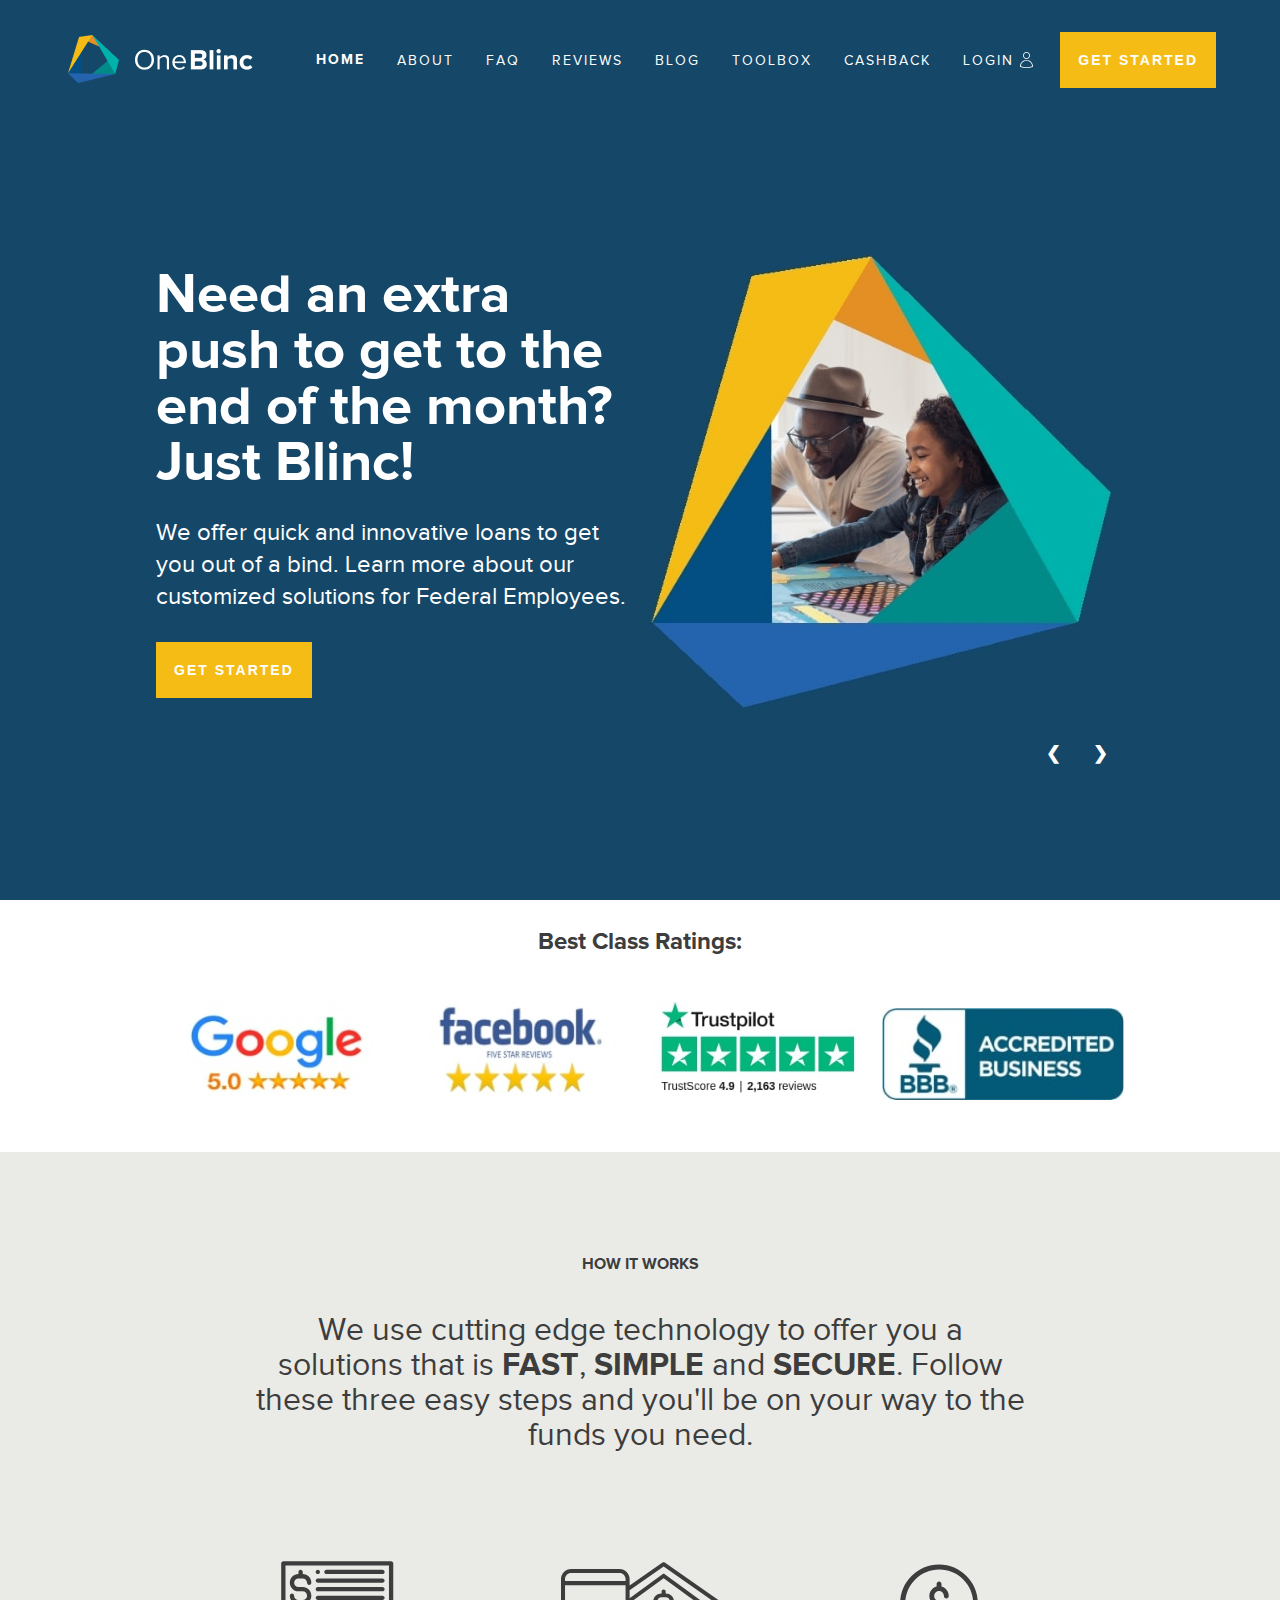
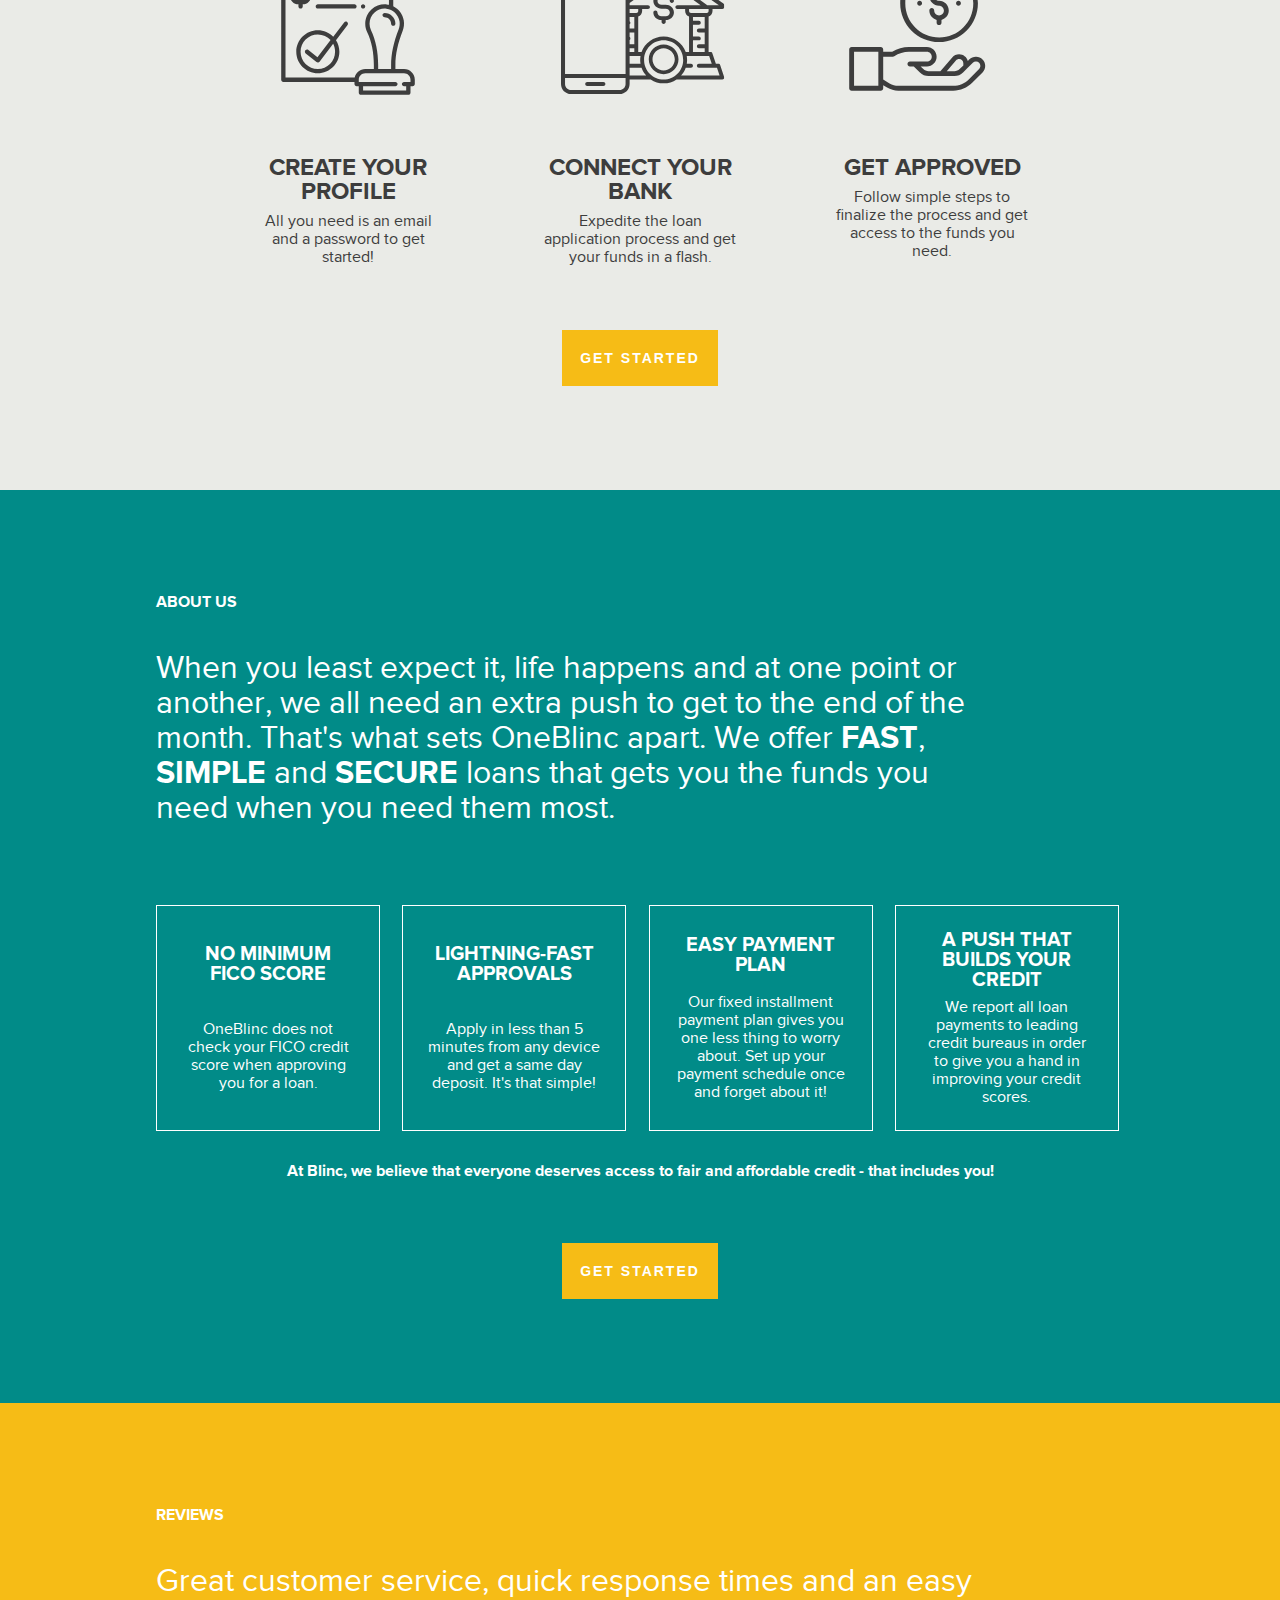
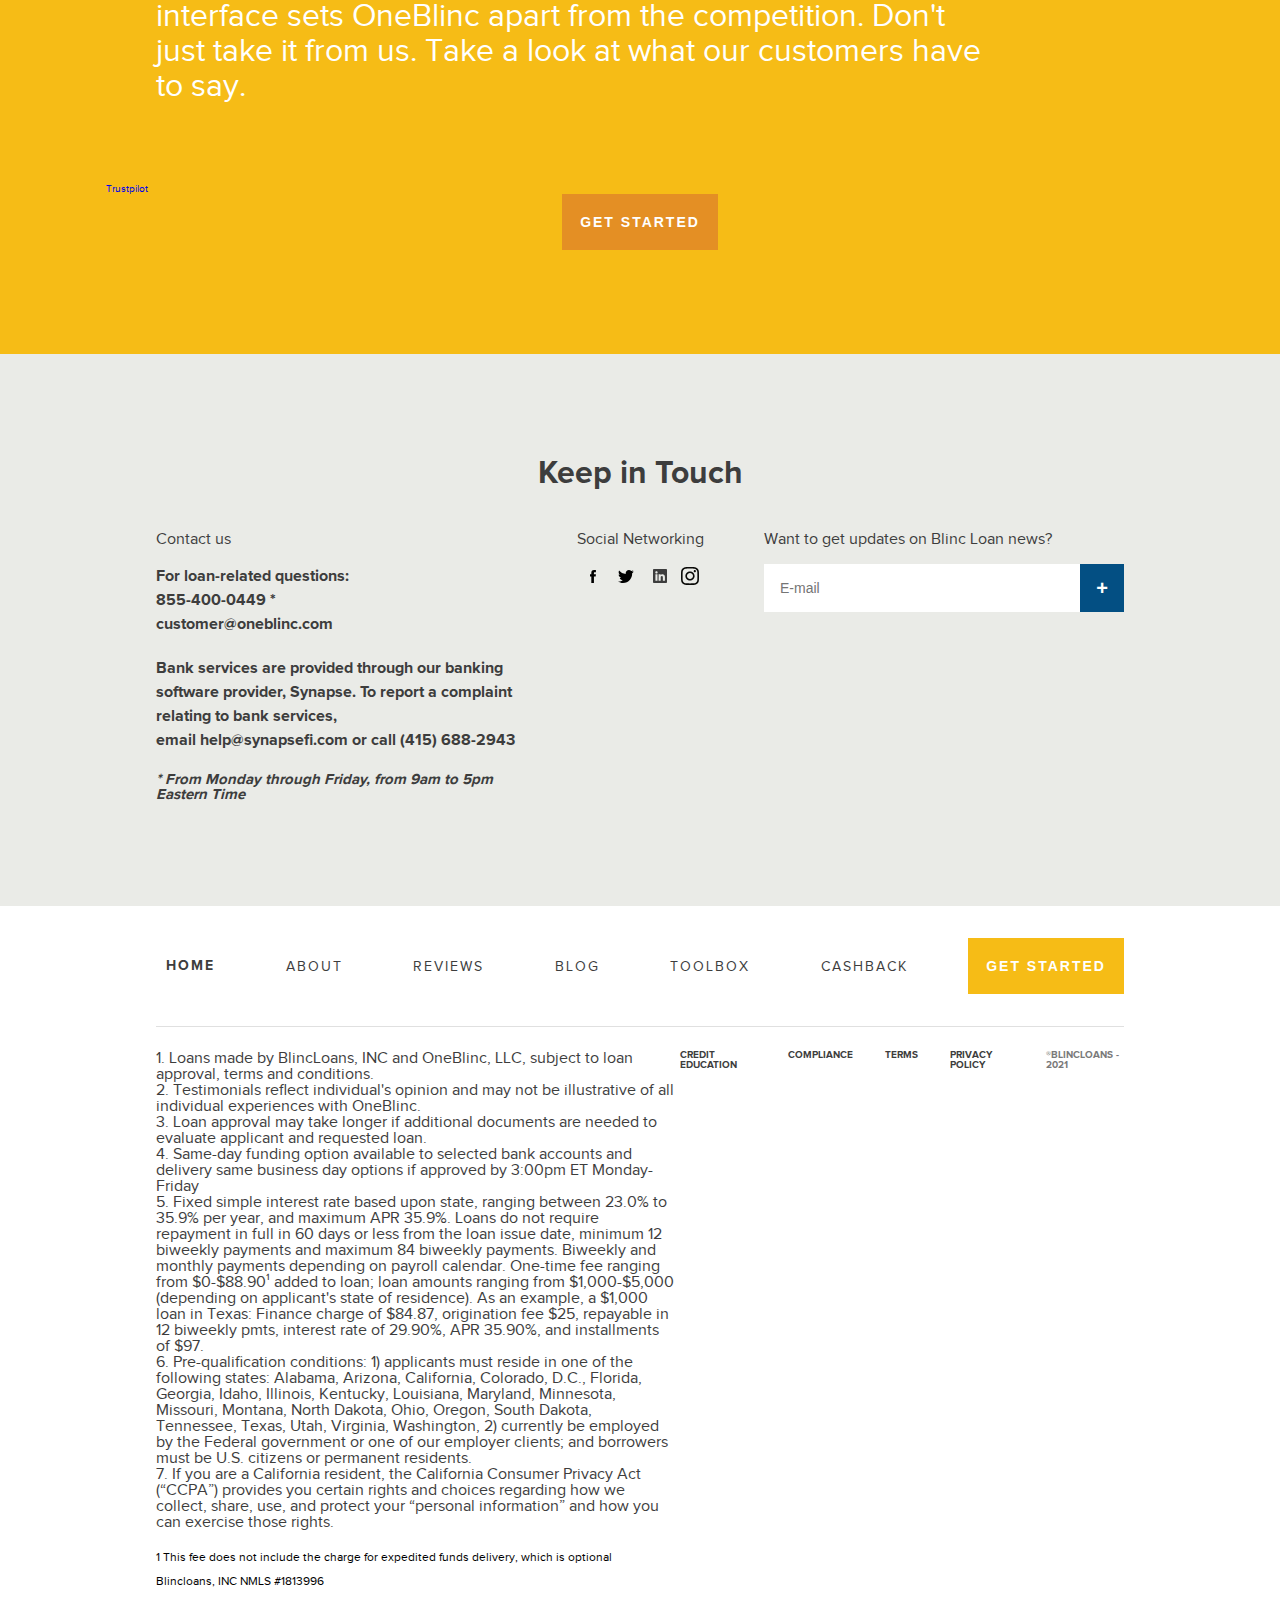
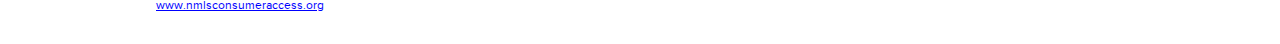
<file: index.html>
<!DOCTYPE html>
<html lang="en">

<head>
  <meta charset="UTF-8">
  <meta http-equiv="X-UA-Compatible" content="IE=edge">
  <meta name="viewport" content="width=device-width, initial-scale=1.0">
  <link rel="stylesheet" href="css/global.css">
  <link rel="stylesheet" href="css/header.css">
  <link rel="stylesheet" href="css/footer.css">
  <link rel="stylesheet" href="css/home.css">
  <link rel="shortcut icon" href="favicon.ico" type="image/x-icon">
  <title>OneBlinc|Financial solutions for Public and Health employees</title>
  <meta name="description"
    content="Need an extra push to get to the end of the month? Just Blinc! Public and Health Care workers are pre-selected. Get fast approval with no credit check, easy-to-pay installments, and same-day funding option." />
  <!-- TrustBox script -->
  <script type="text/javascript" src="https://widget.trustpilot.com/bootstrap/v5/tp.widget.bootstrap.min.js"
    async=""></script>
  <!-- End TrustBox script -->
</head>

<body>
  <header id="page-header" class="secondary">
    <div class="header-container">
      <a class="hover" href="https://oneblinc.com"><img id="oneblinc-logo" src="assets/oneblinc-logo-dark.png"
          alt="OneBlinc Logo" /></a>
      <h1 class="sr-only">OneBlinc</h1>
      <div>
        <nav id="header-navbar">
          <a class="nav-link selected" href="index.html">Home</a>
          <a class="nav-link" href="about.html">About</a>
          <a class="nav-link" href="index.html">Faq</a>
          <a class="nav-link" href="reviews.html">Reviews</a>
          <a class="nav-link" href="index.html">Blog</a>
          <a class="nav-link" href="index.html">Toolbox</a>
          <a class="nav-link" href="index.html">Cashback</a>
          <a class="nav-link login" href="index.html">
            <span>Login</span>
            <svg width="24" height="24" viewBox="0 0 24 24" xmlns="http://www.w3.org/2000/svg">
              <path fill-rule="evenodd" clip-rule="evenodd"
                d="M12.5 4C14.4444 4 16 5.55556 16 7.5C16 9.44444 14.4444 11 12.5 11C10.5556 11 9 9.44444 9 7.5C9 5.55556 10.5556 4 12.5 4ZM12.5 4.82639C11.0417 4.82639 9.82639 6.04167 9.82639 7.5C9.82639 8.95833 11.0417 10.1736 12.5 10.1736C13.9583 10.1736 15.1736 8.95833 15.1736 7.5C15.1736 6.04167 13.9583 4.82639 12.5 4.82639ZM12.5508 20C10.4688 20 8.38672 19.6433 6.30469 18.9299C6.15234 18.879 6 18.7261 6 18.5223C6 14.9045 8.89453 12 12.5 12C16.1055 12 19 14.9045 19 18.5223C19 18.7261 18.8984 18.879 18.6953 18.9299C16.6641 19.6433 14.6328 20 12.5508 20ZM6.86328 18.2166C8.79297 18.828 10.6719 19.1338 12.5508 19.1338C14.4297 19.1338 16.2578 18.828 18.1367 18.2166C17.9844 15.2102 15.4961 12.8662 12.5 12.8662C9.50391 12.8662 7.01562 15.2102 6.86328 18.2166Z" />
            </svg>
          </a>
        </nav>
        <button id="get-started-btn" class="btn light-orange">Get started</button>
        <button class="no-btn-styling" id="toggle-menu" onclick="toggleHeader()">
          <svg id="close-icon" class="icon hidden" xmlns="http://www.w3.org/2000/svg" width="24" height="24"
            viewBox="0 0 9 8">
            <path fill-rule="evenodd"
              d="M6.873 5.761c.17.17.17.443 0 .612-.084.085-.195.127-.306.127-.11 0-.221-.042-.306-.127L4.5 4.612 2.739 6.373c-.085.085-.196.127-.306.127-.111 0-.222-.042-.306-.127-.17-.169-.17-.443 0-.612L3.888 4 2.127 2.239c-.17-.17-.17-.443 0-.612.169-.17.443-.17.612 0L4.5 3.388l1.761-1.761c.17-.17.443-.17.612 0 .17.169.17.443 0 .612L5.112 4l1.761 1.761z"
              clip-rule="evenodd" />
          </svg>
          <svg id="hamburguer-icon" class="icon" xmlns="http://www.w3.org/2000/svg" width="24" height="24"
            viewBox="0 0 24 24">
            <path fill-rule="evenodd" d="M2 3h20.16v3.6H2V3zm0 7.2h20.16v3.6H2v-3.6zm20.16 7.2H2V21h20.16v-3.6z"
              clip-rule="evenodd" />
          </svg>
        </button>
      </div>
    </div>
    <div id="header-options">
      <ul>
        <li>
          <a class="nav-mobile-link selected" href="index.html">Home</a>
        </li>
        <li>
          <a class="nav-mobile-link" href="about.html">About</a>
        </li>
        <li>
          <a class="nav-mobile-link" href="index.html">Faq</a>
        </li>
        <li>
          <a class="nav-mobile-link" href="reviews.html">Reviews</a>
        </li>
        <li>
          <a class="nav-mobile-link" href="index.html">Blog</a>
        </li>
        <li>
          <a class="nav-mobile-link" href="index.html">Toolbox</a>
        </li>
        <li>
          <a class="nav-mobile-link" href="index.html">Cashback</a>
        </li>
      </ul>
    </div>
  </header>
  <section id="hero">
    <div class="container">
      <div>
        <div class="hero fade">
          <div>
            <div>
              <h2>Need an extra push to get to the end of the month? Just Blinc!</h2>
              <p>We offer quick and innovative loans to get you out of a bind. Learn more about our customized solutions
                for
                Federal Employees.</p>
            </div>
            <a href="https://oneblinc.com/sign-up">
              <button class="btn">Get Started</button>
            </a>
          </div>
          <div>
            <img src="assets/hero/banner-1.jpg" alt="Happy people after OneBlinc" />
          </div>
        </div>
        <div class="hero fade">
          <div>
            <div>
              <h2>Life happens in a Blinc</h2>
              <p>A quick and innovative way to get you out of a bind. Customized solutions for Federal Employees.</p>
            </div>
            <a href="https://oneblinc.com/sign-up">
              <button class="btn">Get Started</button>
            </a>
          </div>
          <div>
            <img src="assets/hero/banner-2.jpg" alt="Happy people after OneBlinc" />
          </div>
        </div>
        <div class="hero fade">
          <div>
            <div>
              <h2>Get the funds you need in the Blinc of an eye</h2>
              <p>Our lightning-fast approvals, no credit check and same day deposit, will get you up and running in no
                time.
              </p>
            </div>
            <a href="https://oneblinc.com/sign-up">
              <button class="btn">Get Started</button>
            </a>
          </div>
          <div>
            <img src="assets/hero/banner-3.jpg" alt="Happy people after OneBlinc" />
          </div>
        </div>
      </div>
      <div>
        <button onclick="prevSlide()" class="controls">&#10094;</button>
        <button onclick="nextSlide()" class="controls">&#10095;</button>
      </div>
    </div>
  </section>
  <main>
    <section id="best-ratings">
      <div class="container">
        <h2>Best Class Ratings:</h2>
        <div>
          <img src="assets/google-rating.jpg" alt="Google Rating" />
          <img src="assets/facebook-rating.jpg" alt="Facebook Rating" />
          <img src="assets/trustpilot.jpg" alt="Trustpilot reviews hardcoded" />
          <img src="assets/bbb@1x.jpg" alt="BBB: Accredited Business Logo" />
        </div>
      </div>
    </section>
    <section id="how-it-works">
      <div class="container">
        <h2 class="uppercase bold section-title">How it works</h2>
        <p class="section-description">We use cutting edge technology to offer you a solutions that is <span
            class="uppercase bold">fast</span>,
          <span class="uppercase bold">simple</span> and
          <span class="uppercase bold">secure</span>. Follow these three easy steps and you'll be on your way to the
          funds you need.
        </p>
        <div>
          <div class="step">
            <svg class="step-icon" xmlns="http://www.w3.org/2000/svg" width="160" height="160" fill="none"
              viewBox="0 0 160 160">
              <path fill="#3D3D3D" fill-rule="evenodd"
                d="M126.694 114.122h-7.184v-3.177c0-8.866 1.986-18.237 6.076-28.652 1.041-2.656 1.356-5.583.907-8.465-.803-5.156-4.219-9.573-8.779-11.873V26.123c0-.99-.804-1.796-1.796-1.796H26.124c-.991 0-1.796.805-1.796 1.796v96.978c0 .992.805 1.796 1.796 1.796h59.264v1.796c0 .991.805 1.796 1.796 1.796h1.796v5.388c0 .991.805 1.796 1.796 1.796h39.509c.992 0 1.796-.805 1.796-1.796v-5.388h1.796c.992 0 1.796-.805 1.796-1.796v-3.592c0-4.951-4.028-8.979-8.979-8.979zm-3.75-39.741c.35 2.254.108 4.536-.702 6.601-4.255 10.84-6.324 20.642-6.324 29.963v3.177h-10.775v-3.179c0-11.025-2.01-20.836-5.973-29.156-.803-1.685-1.21-3.495-1.21-5.379 0-3.57 1.526-6.986 4.189-9.369 2.7-2.417 6.191-3.523 9.826-3.121 5.506.609 10.119 5.009 10.969 10.463zM27.92 27.919h86.203v32.74c-.577-.134-1.161-.245-1.755-.311-4.594-.501-9.197.953-12.614 4.015-3.423 3.064-5.386 7.455-5.386 12.045 0 2.423.524 4.752 1.559 6.923 3.731 7.836 5.624 17.126 5.624 27.612v3.179h-7.183c-4.335 0-7.963 3.091-8.798 7.183H27.92V27.919zm104.161 96.978h-5.387c-.992 0-1.796.805-1.796 1.796s.804 1.796 1.796 1.796h1.796v3.592H92.572v-3.592h26.938c.991 0 1.796-.805 1.796-1.796s-.805-1.796-1.796-1.796H88.98v-1.796c0-2.97 2.417-5.387 5.388-5.387h32.326c2.97 0 5.387 2.417 5.387 5.387v1.796zm-23.346-55.672c0 .991.804 1.796 1.796 1.796 2.97 0 5.387 2.417 5.387 5.387 0 .992.805 1.796 1.796 1.796.992 0 1.796-.804 1.796-1.796 0-4.951-4.028-8.98-8.979-8.98-.992 0-1.796.805-1.796 1.797zM67.686 87.209l9.093-11.89c.602-.79 1.728-.942 2.516-.337.788.604.937 1.732.336 2.518l-9.646 12.615c1.783 2.788 2.832 6.091 2.832 9.64 0 9.902-8.056 17.959-17.959 17.959-9.902 0-17.959-8.057-17.959-17.96 0-9.902 8.057-17.958 17.96-17.958 5.022 0 9.564 2.078 12.827 5.413zm-12.828 26.913c7.922 0 14.367-6.446 14.367-14.367 0-2.364-.583-4.589-1.6-6.555l-11.34 14.83c-.293.385-.73.632-1.21.692-.071.009-.143.012-.217.012-.406 0-.8-.138-1.122-.395l-8.98-7.183c-.774-.618-.9-1.75-.28-2.524s1.751-.898 2.523-.28l7.547 6.036L65.47 90.104c-2.629-2.888-6.406-4.716-10.612-4.716-7.921 0-14.367 6.445-14.367 14.367 0 7.921 6.446 14.367 14.367 14.367zm-16.163-52.08c0 .99.805 1.795 1.796 1.795.992 0 1.796-.805 1.796-1.796v-1.796c3.962 0 7.184-3.221 7.184-7.183 0-3.962-3.222-7.184-7.184-7.184h-3.592c-1.98 0-3.592-1.61-3.592-3.592 0-1.98 1.611-3.591 3.592-3.591h3.592c1.98 0 3.592 1.61 3.592 3.591 0 .992.804 1.796 1.796 1.796.991 0 1.796-.804 1.796-1.796 0-3.961-3.222-7.183-7.184-7.183v-1.796c0-.991-.804-1.796-1.796-1.796-.991 0-1.796.805-1.796 1.796v1.796c-3.962 0-7.183 3.222-7.183 7.183 0 3.962 3.221 7.184 7.183 7.184h3.592c1.98 0 3.592 1.61 3.592 3.592 0 1.98-1.611 3.592-3.592 3.592h-3.592c-1.98 0-3.592-1.611-3.592-3.592 0-.992-.804-1.796-1.795-1.796-.992 0-1.796.804-1.796 1.796 0 3.962 3.221 7.183 7.183 7.183v1.796zm17.959-28.735c0 .992-.804 1.796-1.796 1.796s-1.796-.804-1.796-1.796.804-1.796 1.796-1.796 1.796.804 1.796 1.796zm5.387 1.796h46.694c.991 0 1.795-.805 1.795-1.796s-.804-1.796-1.795-1.796H62.041c-.99 0-1.795.805-1.795 1.796s.804 1.796 1.795 1.796zm46.694 7.183H54.858c-.991 0-1.796-.804-1.796-1.796 0-.99.805-1.795 1.796-1.795h53.877c.991 0 1.795.804 1.795 1.795 0 .992-.804 1.796-1.795 1.796zM54.858 49.47h53.877c.991 0 1.795-.805 1.795-1.796s-.804-1.796-1.795-1.796H54.858c-.991 0-1.796.805-1.796 1.796s.805 1.796 1.796 1.796zm53.877 7.184H54.858c-.991 0-1.796-.805-1.796-1.796 0-.992.805-1.796 1.796-1.796h53.877c.991 0 1.795.804 1.795 1.796 0 .99-.804 1.796-1.795 1.796zm-53.877 7.183h30.53c.991 0 1.796-.805 1.796-1.796s-.805-1.796-1.796-1.796h-30.53c-.991 0-1.796.805-1.796 1.796 0 .992.805 1.796 1.796 1.796zm39.51-1.796c0 .992-.804 1.796-1.796 1.796s-1.796-.804-1.796-1.796.804-1.796 1.796-1.796 1.796.804 1.796 1.796z"
                clip-rule="evenodd" />
            </svg>
            <h3>Create your profile</h3>
            <p>All you need is an email and a password to get started!</p>
          </div>
          <div class="step">
            <svg class="step-icon" xmlns="http://www.w3.org/2000/svg" width="160" height="160" fill="none"
              viewBox="0 0 160 160">
              <g clip-path="url(#prefix__clip0)">
                <path fill="#3D3D3D" fill-rule="evenodd"
                  d="M140.43 65.852c0 2.121-1.367 3.913-3.259 4.588v29.626h1.63c.702 0 1.323.448 1.546 1.115l2.887 8.661h2.084c.702 0 1.323.448 1.546 1.112l3.258 9.776c.165.497.082 1.043-.225 1.468-.306.427-.798.678-1.321.678h-38.093c-3.094 2.054-6.799 3.258-10.784 3.258-3.985 0-7.69-1.204-10.784-3.258h-17.57v3.819c0 4.636-3.772 8.408-8.408 8.408h-40.36c-4.637 0-8.409-3.772-8.409-8.408V39.247c0-4.636 3.772-8.408 8.408-8.408h40.36c4.637 0 8.41 3.772 8.41 8.408v5.363l27.42-19.194c.558-.393 1.306-.393 1.866 0L149.51 59.63c.436.304.695.803.695 1.334v1.63c0 .899-.729 1.629-1.629 1.629h-8.146v1.629zM71.345 48.587v6.545L98.74 35.207c.572-.415 1.346-.415 1.918 0l35.415 25.757h9.663L99.699 28.74 71.345 48.587zm0 10.574L99.7 38.539l30.833 22.425h-19.428c-.9 0-1.63.73-1.63 1.63 0 .899.73 1.629 1.63 1.629h6.517v1.629c0 2.121 1.367 3.913 3.258 4.588v29.626h-2.77c-2.693-7.58-9.917-13.034-18.41-13.034s-15.717 5.453-18.41 13.034h-2.77V70.44c1.891-.675 3.258-2.467 3.258-4.588v-1.63h4.888c.9 0 1.63-.73 1.63-1.629s-.73-1.629-1.63-1.629h-15.32v-1.803zm0 5.062v3.258h5.544c.898 0 1.63-.731 1.63-1.63v-1.628h-7.174zm0 55.394h13.823c-1.69-1.882-3.016-4.088-3.88-6.517h-9.943v6.517zm0-9.775h9.098c-.18-1.063-.295-2.146-.295-3.259s.116-2.196.295-3.258H71.345v6.517zm0-9.776h3.915v-3.258h-3.915v3.258zm0-6.517h3.915v-9.775h-3.915v3.58c.399.298.657.772.657 1.307 0 .535-.258 1.01-.657 1.307v3.581zm0-13.034h3.915V70.74h-3.915v3.58c.399.298.657.773.657 1.307 0 .535-.258 1.01-.657 1.307v3.581zm64.197-13.034c.898 0 1.629-.731 1.629-1.63v-1.628h-16.292v1.629c0 .898.732 1.63 1.629 1.63h13.034zm-35.843 22.81c-8.984 0-16.293 7.308-16.293 16.292 0 8.984 7.31 16.293 16.293 16.293 8.984 0 16.292-7.309 16.292-16.293 0-8.984-7.308-16.292-16.292-16.292zm29.326 19.551h10.773l-2.172-6.517h-18.671c.179 1.062.295 2.145.295 3.258s-.116 2.196-.295 3.259h3.553c.9 0 1.63.73 1.63 1.629s-.73 1.629-1.63 1.629h-4.399c-.863 2.429-2.189 4.635-3.879 6.517h32.085l-2.172-6.517h-15.118c-.899 0-1.629-.73-1.629-1.629s.73-1.629 1.629-1.629zm-4.887-19.551v9.775h9.775v-3.258h-4.888c-.899 0-1.629-.73-1.629-1.63 0-.899.73-1.629 1.629-1.629h4.888v-9.775h-4.888c-.899 0-1.629-.73-1.629-1.63 0-.899.73-1.629 1.629-1.629h4.888V70.74h-9.775v3.258h4.887c.9 0 1.63.73 1.63 1.63 0 .899-.73 1.629-1.63 1.629h-4.887v9.775h4.887c.9 0 1.63.73 1.63 1.63 0 .899-.73 1.629-1.63 1.629h-4.887zm-22.724-35.946c1.892 0 3.431 1.425 3.431 3.177 0 .876.768 1.588 1.715 1.588.947 0 1.715-.712 1.715-1.588 0-3.504-3.077-6.353-6.861-6.353V49.58c0-.877-.768-1.588-1.715-1.588-.947 0-1.716.712-1.716 1.588v1.589c-3.784 0-6.86 2.849-6.86 6.353 0 3.503 3.076 6.352 6.86 6.352h3.431c1.892 0 3.431 1.425 3.431 3.177s-1.539 3.177-3.431 3.177h-3.43c-1.893 0-3.431-1.425-3.431-3.177 0-.877-.769-1.588-1.716-1.588s-1.715.711-1.715 1.588c0 3.504 3.077 6.353 6.861 6.353v1.588c0 .877.769 1.588 1.716 1.588s1.715-.711 1.715-1.588v-1.588c3.784 0 6.861-2.85 6.861-6.353 0-3.504-3.077-6.353-6.861-6.353h-3.43c-1.893 0-3.431-1.425-3.431-3.176 0-1.752 1.538-3.177 3.43-3.177h3.431zm-1.716 39.389c-6.83 0-12.388 5.558-12.388 12.388 0 6.831 5.558 12.388 12.388 12.388 6.831 0 12.389-5.557 12.389-12.388 0-6.83-5.558-12.388-12.389-12.388zm0 21.679c-5.124 0-9.29-4.167-9.29-9.291 0-5.124 4.166-9.291 9.29-9.291 5.125 0 9.292 4.167 9.292 9.291 0 5.124-4.167 9.291-9.292 9.291zm-82.167-71.12h50.45v73.993h-50.45V44.292zm5.045-10.09h40.36c2.782 0 5.046 2.263 5.046 5.044v1.682h-50.45v-1.682c0-2.781 2.263-5.045 5.044-5.045zm40.36 97.537h-40.36c-2.781 0-5.045-2.264-5.045-5.045v-5.045h50.45v5.045c0 2.781-2.263 5.045-5.044 5.045zm-13.453-6.727H36.03c-.93 0-1.682.752-1.682 1.682 0 .93.752 1.681 1.682 1.681h13.453c.93 0 1.682-.751 1.682-1.681s-.752-1.682-1.682-1.682z"
                  clip-rule="evenodd" />
              </g>
              <defs>
                <clipPath id="prefix__clip0">
                  <path fill="#fff" d="M0 0H141.261V112H0z" transform="translate(9 24)" />
                </clipPath>
              </defs>
            </svg>
            <h3>Connect your bank</h3>
            <p>Expedite the loan application process and get your funds in a flash.</p>
          </div>
          <div class="step">
            <svg class="step-icon" xmlns="http://www.w3.org/2000/svg" width="160" height="160" fill="none"
              viewBox="0 0 160 160">
              <path fill="#3D3D3D" fill-rule="evenodd"
                d="M85.881 27C68.027 27 53.5 41.527 53.5 59.381s14.527 32.38 32.381 32.38 32.381-14.526 32.381-32.38C118.262 41.527 103.735 27 85.881 27zm.196 60.91c-15.626 0-28.334-12.707-28.334-28.333 0-15.626 12.708-28.333 28.334-28.333S114.41 43.95 114.41 59.576c0 15.626-12.707 28.333-28.333 28.333zm-.196-38.648c2.232 0 4.047 1.815 4.047 4.047 0 1.118.907 2.024 2.024 2.024 1.118 0 2.024-.906 2.024-2.023 0-3.76-2.59-6.904-6.071-7.808V43.19c0-1.117-.907-2.023-2.024-2.023s-2.024.906-2.024 2.023v2.312c-3.48.904-6.071 4.047-6.071 7.807 0 4.465 3.63 8.096 8.095 8.096 2.232 0 4.047 1.815 4.047 4.047 0 2.233-1.815 4.048-4.047 4.048-2.232 0-4.048-1.815-4.048-4.048 0-1.117-.906-2.023-2.023-2.023-1.118 0-2.024.906-2.024 2.023 0 3.763 2.59 6.904 6.071 7.808v2.311c0 1.12.907 2.024 2.024 2.024s2.024-.904 2.024-2.024v-2.31c3.48-.905 6.071-4.046 6.071-7.809 0-4.464-3.63-8.095-8.095-8.095-2.232 0-4.048-1.815-4.048-4.047 0-2.233 1.816-4.048 4.048-4.048zm16.19 12.143c1.118 0 2.024-.906 2.024-2.024 0-1.118-.906-2.024-2.024-2.024-1.118 0-2.024.906-2.024 2.024 0 1.118.906 2.024 2.024 2.024zm14.44 42.5h.253c4.173 0 7.569 3.396 7.569 7.569v.253c0 1.993-.807 3.942-2.216 5.351l-8.639 8.639c-4.206 4.204-9.796 6.521-15.742 6.521H51.913c-3.298 0-6.539-.896-9.37-2.594l-3.21-1.927v2.497c0 1.119-.906 2.024-2.023 2.024H13.023c-1.117 0-2.024-.905-2.024-2.024v-32.38c0-1.12.907-2.025 2.024-2.025h24.285c1.118 0 2.024.905 2.024 2.024v2.024h7.495c4.187-2.651 9.001-4.047 13.968-4.047h14.966c4.464 0 8.095 3.63 8.095 8.095 0 4.464-3.63 8.095-8.095 8.095h-5.234l2.269 2.269c1.131 1.131 2.694 1.779 4.293 1.779h9.884l9.876-11.522c1.44-1.68 3.536-2.645 5.748-2.645 3.466 0 6.367 2.358 7.259 5.545l1.303-1.303c1.429-1.431 3.33-2.218 5.351-2.218zm-13.913 2.024c-1.031 0-2.004.449-2.674 1.228l-7.62 8.891h6.414c1.599 0 3.163-.648 4.292-1.779l3.109-3.107v-1.712c0-1.943-1.579-3.521-3.521-3.521zM35.286 128.19H15.048V99.857h20.238v28.333zm83.97-13.974c.653-.656 1.03-1.562 1.03-2.489v-.253c0-1.943-1.579-3.522-3.52-3.522h-.253c-.939 0-1.823.367-2.489 1.033l-4.446 4.444-.004.004-3.7 3.697c-1.91 1.911-4.452 2.965-7.154 2.965H77.091c-2.701 0-5.243-1.054-7.154-2.965L64.805 112h-3.21c-1.117 0-2.024-.905-2.024-2.024s.907-2.024 2.024-2.024h14.167c2.232 0 4.047-1.815 4.047-4.047 0-2.233-1.815-4.048-4.047-4.048H60.796c-4.372 0-8.605 1.283-12.244 3.708-.334.22-.725.34-1.123.34h-8.096v19.092l5.293 3.176c2.202 1.319 4.721 2.017 7.287 2.017h45.823c4.866 0 9.439-1.896 12.88-5.334l8.64-8.64zM71.714 59.381c0 1.118-.906 2.024-2.024 2.024-1.117 0-2.023-.906-2.023-2.024 0-1.118.906-2.024 2.023-2.024 1.118 0 2.024.906 2.024 2.024z"
                clip-rule="evenodd" />
            </svg>
            <h3>Get approved</h3>
            <p>Follow simple steps to finalize the process and get access to the funds you need.</p>
          </div>
        </div>
        <button class="btn centered">Get started</button>
      </div>
    </section>
    <section id="about-us">
      <div class="container">
        <h2 class="uppercase bold section-title">About us</h2>
        <p class="section-description">When you least expect it, life happens and at one point or another, we all need
          an extra push to get to the
          end of the month. That&apos;s what sets OneBlinc apart. We offer <span class="uppercase bold">fast</span>,
          <span class="uppercase bold">simple</span> and <span class="uppercase bold">secure</span> loans that gets you
          the
          funds you need when you need them most.
        </p>
        <div id="oneblinc-features">
          <div class="oneblinc-feature">
            <h3 class="uppercase bold">No minimum fico score</h3>
            <p>OneBlinc does not check your FICO credit score when approving you for a loan.</p>
          </div>
          <div class="oneblinc-feature">
            <h3 class="uppercase bold">Lightning-fast approvals</h3>
            <p>Apply in less than 5 minutes from any device and get a same day deposit. It&apos;s that simple!</p>
          </div>
          <div class="oneblinc-feature">
            <h3 class="uppercase bold">Easy payment plan</h3>
            <p>Our fixed installment payment plan gives you one less thing to worry about. Set up your payment schedule
              once and forget about it!</p>
          </div>
          <div class="oneblinc-feature">
            <h3 class="uppercase bold">A push that builds your credit</h3>
            <p>We report all loan payments to leading credit bureaus in order to give you a hand in improving your
              credit scores.</p>
          </div>
        </div>
        <p class="bold">At Blinc, we believe that everyone deserves access to fair and affordable credit - that includes
          you!</p>
        <button class="btn">Get started</button>
      </div>
    </section>
    <section id="reviews">
      <div class="container">
        <h2 class="section-title">Reviews</h2>
        <p class="section-description">Great customer service, quick response times and an easy interface sets OneBlinc
          apart from the competition. Don&apos;t just take it from us. Take a look at what our customers have to say.
        </p>
        <div class="trustpilot-home-container">
          <div class="trustpilot-widget" data-locale="en-US" data-template-id="54ad5defc6454f065c28af8b"
            data-businessunit-id="5c924b2c6357cf000139bb86" data-style-height="240px" data-style-width="100%"
            data-theme="light" data-stars="5" data-review-languages="en">
            <a href="https://www.trustpilot.com/review/oneblinc.com" target="_blank" rel="noopener noreferrer">
              Trustpilot
            </a>
          </div>
        </div>
        <button class="btn dark-orange">Get started</button>
      </div>
    </section>
    <section id="keep-in-touch">
      <div class="container">
        <h2>Keep in Touch</h2>
        <div id="contacts">
          <div class="contact-card">
            <h3>Contact us</h3>
            <div>
              <p>For loan-related questions:</p>
              <a class="block" href="tel:8554000449">855-400-0449 *</a>
              <a class="block" href="mailto:customer@oneblinc.com">customer@oneblinc.com</a>
            </div>
            <div>
              <p>Bank services are provided through our banking software provider, Synapse. To report a complaint
                relating
                to bank services, email&nbsp;<a href="mailto:help@synapsefi.com">help@synapsefi.com</a>&nbsp;or
                call&nbsp;(415)
                688-2943&nbsp;</p>
            </div>
            <span class="bold">* From Monday through Friday, from 9am to 5pm Eastern Time</span>
          </div>
          <div class="contact-card">
            <h3>Social Networking</h3>
            <div>
              <svg class="social-icon" xmlns="http://www.w3.org/2000/svg" width="24" height="24" viewBox="0 0 24 24">
                <path fill-rule="evenodd"
                  d="M12.932 19H10.31v-6.5H9v-2.24h1.31V8.915c0-1.827.74-2.915 2.841-2.915h1.75v2.24h-1.093c-.819 0-.873.314-.873.899l-.003 1.12h1.982l-.232 2.241h-1.75V19z"
                  clip-rule="evenodd" />
              </svg>
              <svg class="social-icon" xmlns="http://www.w3.org/2000/svg" width="24" height="24" viewBox="0 0 24 24">
                <path fill-rule="evenodd"
                  d="M19.756 7.54c-.58.261-1.203.436-1.856.516.668-.407 1.18-1.05 1.421-1.816-.625.376-1.317.649-2.053.797C16.679 6.398 15.838 6 14.909 6c-1.785 0-3.233 1.47-3.233 3.281 0 .258.028.51.084.749C9.073 9.892 6.69 8.586 5.097 6.6c-.279.485-.438 1.048-.438 1.65 0 1.138.571 2.144 1.438 2.732-.53-.018-1.027-.165-1.464-.411v.042c0 1.59 1.114 2.916 2.593 3.217-.27.075-.557.114-.851.114-.209 0-.411-.02-.609-.057.411 1.302 1.605 2.252 3.02 2.279-1.106.88-2.5 1.404-4.015 1.404-.261 0-.518-.016-.771-.046C5.43 18.455 7.13 19 8.955 19c5.947 0 9.198-5.001 9.198-9.337 0-.143-.004-.284-.01-.425.632-.463 1.18-1.041 1.613-1.698z"
                  clip-rule="evenodd" />
              </svg>
              <svg class="social-icon" xmlns="http://www.w3.org/2000/svg" width="24" height="24" fill="none"
                viewBox="0 0 24 24">
                <path fill="#3D3D3D" fill-rule="evenodd"
                  d="M17.966 19H6.036C5.462 19 5 18.55 5 17.996V6.004C5 5.45 5.463 5 6.035 5h11.93C18.538 5 19 5.45 19 6.004v11.992C19 18.55 18.537 19 17.966 19zm-10.54-2.306h2.062v-6.321H7.426v6.32zm1.045-9.368c-.705 0-1.166.472-1.166 1.093 0 .606.447 1.092 1.139 1.092h.013c.72 0 1.166-.486 1.166-1.092-.012-.621-.447-1.093-1.152-1.093zm8.451 5.744c0-1.942-1.017-2.845-2.373-2.845-1.095 0-1.584.613-1.858 1.044v-.896h-2.062c.027.594 0 6.32 0 6.32h2.062v-3.529c0-.188.013-.377.068-.512.148-.377.488-.768 1.057-.768.746 0 1.044.58 1.044 1.43v3.38h2.062V13.07zm-4.245-1.78l.014-.021v.02h-.014z"
                  clip-rule="evenodd" />
              </svg>
              <svg class="social-icon" width="256px" height="256px" viewBox="0 0 256 256" version="1.1"
                xmlns="http://www.w3.org/2000/svg" xmlns:xlink="http://www.w3.org/1999/xlink"
                preserveAspectRatio="xMidYMid">
                <g>
                  <path
                    d="M127.999746,23.06353 C162.177385,23.06353 166.225393,23.1936027 179.722476,23.8094161 C192.20235,24.3789926 198.979853,26.4642218 203.490736,28.2166477 C209.464938,30.5386501 213.729395,33.3128586 218.208268,37.7917319 C222.687141,42.2706052 225.46135,46.5350617 227.782844,52.5092638 C229.535778,57.0201472 231.621007,63.7976504 232.190584,76.277016 C232.806397,89.7746075 232.93647,93.8226147 232.93647,128.000254 C232.93647,162.177893 232.806397,166.225901 232.190584,179.722984 C231.621007,192.202858 229.535778,198.980361 227.782844,203.491244 C225.46135,209.465446 222.687141,213.729903 218.208268,218.208776 C213.729395,222.687649 209.464938,225.461858 203.490736,227.783352 C198.979853,229.536286 192.20235,231.621516 179.722476,232.191092 C166.227425,232.806905 162.179418,232.936978 127.999746,232.936978 C93.8200742,232.936978 89.772067,232.806905 76.277016,232.191092 C63.7971424,231.621516 57.0196391,229.536286 52.5092638,227.783352 C46.5345536,225.461858 42.2700971,222.687649 37.7912238,218.208776 C33.3123505,213.729903 30.538142,209.465446 28.2166477,203.491244 C26.4637138,198.980361 24.3784845,192.202858 23.808908,179.723492 C23.1930946,166.225901 23.0630219,162.177893 23.0630219,128.000254 C23.0630219,93.8226147 23.1930946,89.7746075 23.808908,76.2775241 C24.3784845,63.7976504 26.4637138,57.0201472 28.2166477,52.5092638 C30.538142,46.5350617 33.3123505,42.2706052 37.7912238,37.7917319 C42.2700971,33.3128586 46.5345536,30.5386501 52.5092638,28.2166477 C57.0196391,26.4642218 63.7971424,24.3789926 76.2765079,23.8094161 C89.7740994,23.1936027 93.8221066,23.06353 127.999746,23.06353 M127.999746,0 C93.2367791,0 88.8783247,0.147348072 75.2257637,0.770274749 C61.601148,1.39218523 52.2968794,3.55566141 44.1546281,6.72008828 C35.7374966,9.99121548 28.5992446,14.3679613 21.4833489,21.483857 C14.3674532,28.5997527 9.99070739,35.7380046 6.71958019,44.1551362 C3.55515331,52.2973875 1.39167714,61.6016561 0.769766653,75.2262718 C0.146839975,88.8783247 0,93.2372872 0,128.000254 C0,162.763221 0.146839975,167.122183 0.769766653,180.774236 C1.39167714,194.398852 3.55515331,203.703121 6.71958019,211.845372 C9.99070739,220.261995 14.3674532,227.400755 21.4833489,234.516651 C28.5992446,241.632547 35.7374966,246.009293 44.1546281,249.28042 C52.2968794,252.444847 61.601148,254.608323 75.2257637,255.230233 C88.8783247,255.85316 93.2367791,256 127.999746,256 C162.762713,256 167.121675,255.85316 180.773728,255.230233 C194.398344,254.608323 203.702613,252.444847 211.844864,249.28042 C220.261995,246.009293 227.400247,241.632547 234.516143,234.516651 C241.632039,227.400755 246.008785,220.262503 249.279912,211.845372 C252.444339,203.703121 254.607815,194.398852 255.229725,180.774236 C255.852652,167.122183 256,162.763221 256,128.000254 C256,93.2372872 255.852652,88.8783247 255.229725,75.2262718 C254.607815,61.6016561 252.444339,52.2973875 249.279912,44.1551362 C246.008785,35.7380046 241.632039,28.5997527 234.516143,21.483857 C227.400247,14.3679613 220.261995,9.99121548 211.844864,6.72008828 C203.702613,3.55566141 194.398344,1.39218523 180.773728,0.770274749 C167.121675,0.147348072 162.762713,0 127.999746,0 Z M127.999746,62.2703115 C91.698262,62.2703115 62.2698034,91.69877 62.2698034,128.000254 C62.2698034,164.301738 91.698262,193.730197 127.999746,193.730197 C164.30123,193.730197 193.729689,164.301738 193.729689,128.000254 C193.729689,91.69877 164.30123,62.2703115 127.999746,62.2703115 Z M127.999746,170.667175 C104.435741,170.667175 85.3328252,151.564259 85.3328252,128.000254 C85.3328252,104.436249 104.435741,85.3333333 127.999746,85.3333333 C151.563751,85.3333333 170.666667,104.436249 170.666667,128.000254 C170.666667,151.564259 151.563751,170.667175 127.999746,170.667175 Z M211.686338,59.6734287 C211.686338,68.1566129 204.809755,75.0337031 196.326571,75.0337031 C187.843387,75.0337031 180.966297,68.1566129 180.966297,59.6734287 C180.966297,51.1902445 187.843387,44.3136624 196.326571,44.3136624 C204.809755,44.3136624 211.686338,51.1902445 211.686338,59.6734287 Z"
                    fill="#0A0A08"></path>
                </g>
              </svg>
            </div>
          </div>
          <div class="contact-card">
            <h3>Want to get updates on Blinc Loan news?</h3>
            <form action="">
              <div>
                <label class="sr-only" for="email">Email</label>
                <input placeholder="E-mail" name="email" id="email" type="text">
              </div>
              <button>+</button>
            </form>
          </div>
        </div>
      </div>
    </section>
  </main>
  <footer>
    <div class="container">
      <div id="footer-actions">
        <nav>
          <a class="nav-link selected" href="index.html">Home</a>
          <a class="nav-link" href="about.html">About</a>
          <a class="nav-link" href="reviews.html">Reviews</a>
          <a class="nav-link" href="index.html">Blog</a>
          <a class="nav-link" href="index.html">Toolbox</a>
          <a class="nav-link" href="index.html">Cashback</a>
          <a href="https://oneblinc.com/sign-up">

            <button class="btn light-orange">Get started</button>
          </a>
        </nav>
      </div>
      <div id="footer-content">
        <div>
          <p>1. Loans made by BlincLoans, INC and OneBlinc, LLC, subject to loan approval, terms and conditions.</p>
          <p>2. Testimonials reflect individual's opinion and may not be illustrative of all individual experiences with
            OneBlinc.</p>
          <p>3. Loan approval may take longer if additional documents are needed to evaluate applicant and requested
            loan.
          </p>
          <p>4. Same-day funding option available to selected bank accounts and delivery same business day options if
            approved by 3:00pm ET Monday-Friday</p>
          <p>5. Fixed simple interest rate based upon state, ranging between 23.0% to 35.9% per year, and maximum APR
            35.9%. Loans do not require repayment in full in 60 days or less from the loan issue date, minimum 12
            biweekly
            payments and maximum 84 biweekly payments. Biweekly and monthly payments depending on payroll calendar.
            One-time fee ranging from $0-$88.90¹ added to loan; loan amounts ranging from $1,000-$5,000 (depending on
            applicant's state of residence). As an example, a $1,000 loan in Texas: Finance charge of $84.87,
            origination
            fee $25, repayable in 12 biweekly pmts, interest rate of 29.90%, APR 35.90%, and installments of $97.</p>
          <p>6. Pre-qualification conditions: 1) applicants must reside in one of the following states: Alabama,
            Arizona,
            California, Colorado, D.C., Florida, Georgia, Idaho, Illinois, Kentucky, Louisiana, Maryland, Minnesota,
            Missouri, Montana, North Dakota, Ohio, Oregon, South Dakota, Tennessee, Texas, Utah, Virginia, Washington,
            2)
            currently be employed by the Federal government or one of our employer clients; and borrowers must be U.S.
            citizens or permanent residents.</p>
          <p>7. If you are a California resident, the California Consumer Privacy Act (“CCPA”) provides you certain
            rights
            and choices regarding how we collect, share, use, and protect your “personal information” and how you can
            exercise those rights.</p>
          <span>1 This fee does not include the charge for expedited funds delivery, which is optional</span>
          <span>Blincloans, INC NMLS #1813996</span>
          <a href="https://www.nmlsconsumeraccess.org">www.nmlsconsumeraccess.org</a>
        </div>
        <div>
          <nav>
            <a href="index.html">Credit Education</a>
            <a href="index.html">Compliance</a>
            <a href="index.html">Terms</a>
            <a href="index.html">Privacy Policy</a>
            <span>®BLINCLOANS - 2021</span>
          </nav>
        </div>
      </div>
    </div>
  </footer>
  <script src="scripts/global.js"></script>
  <script src="scripts/header.js"></script>
  <script src="scripts/hero.js"></script>
</body>

</html>
</file>
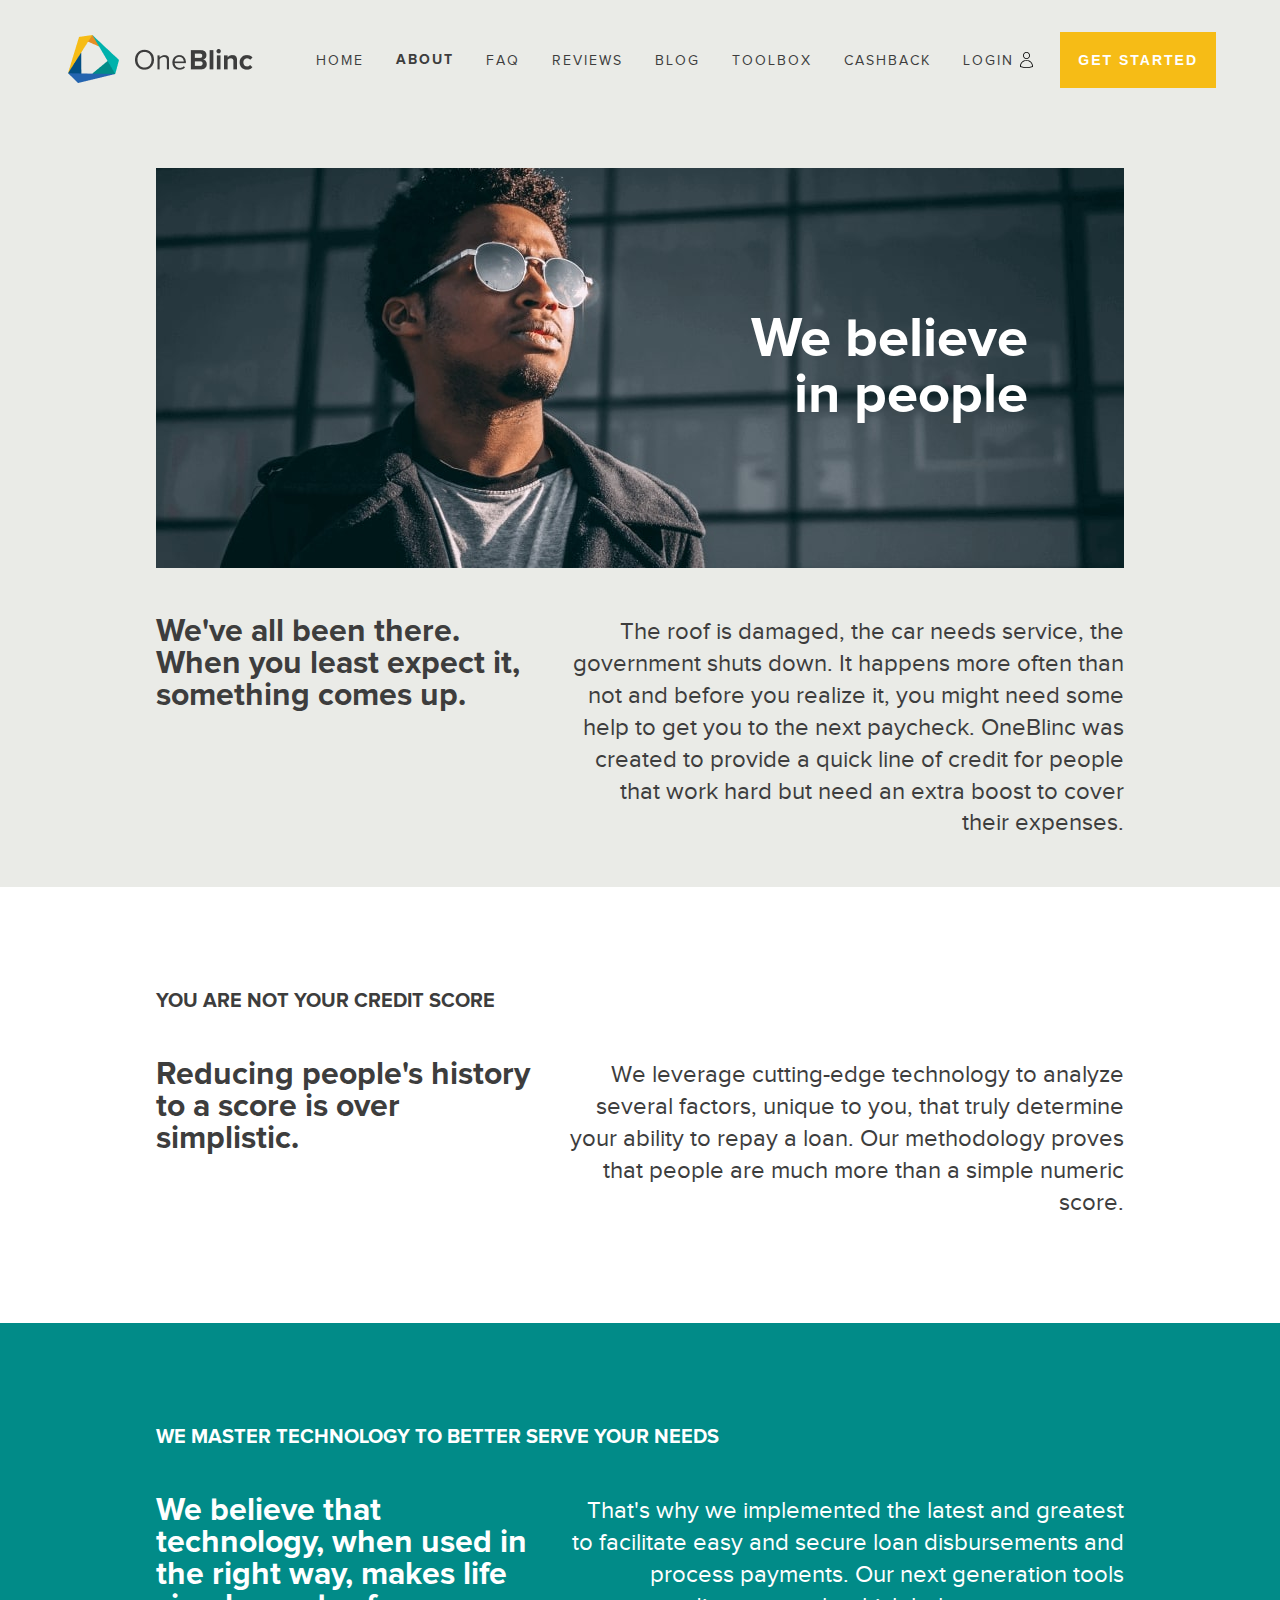
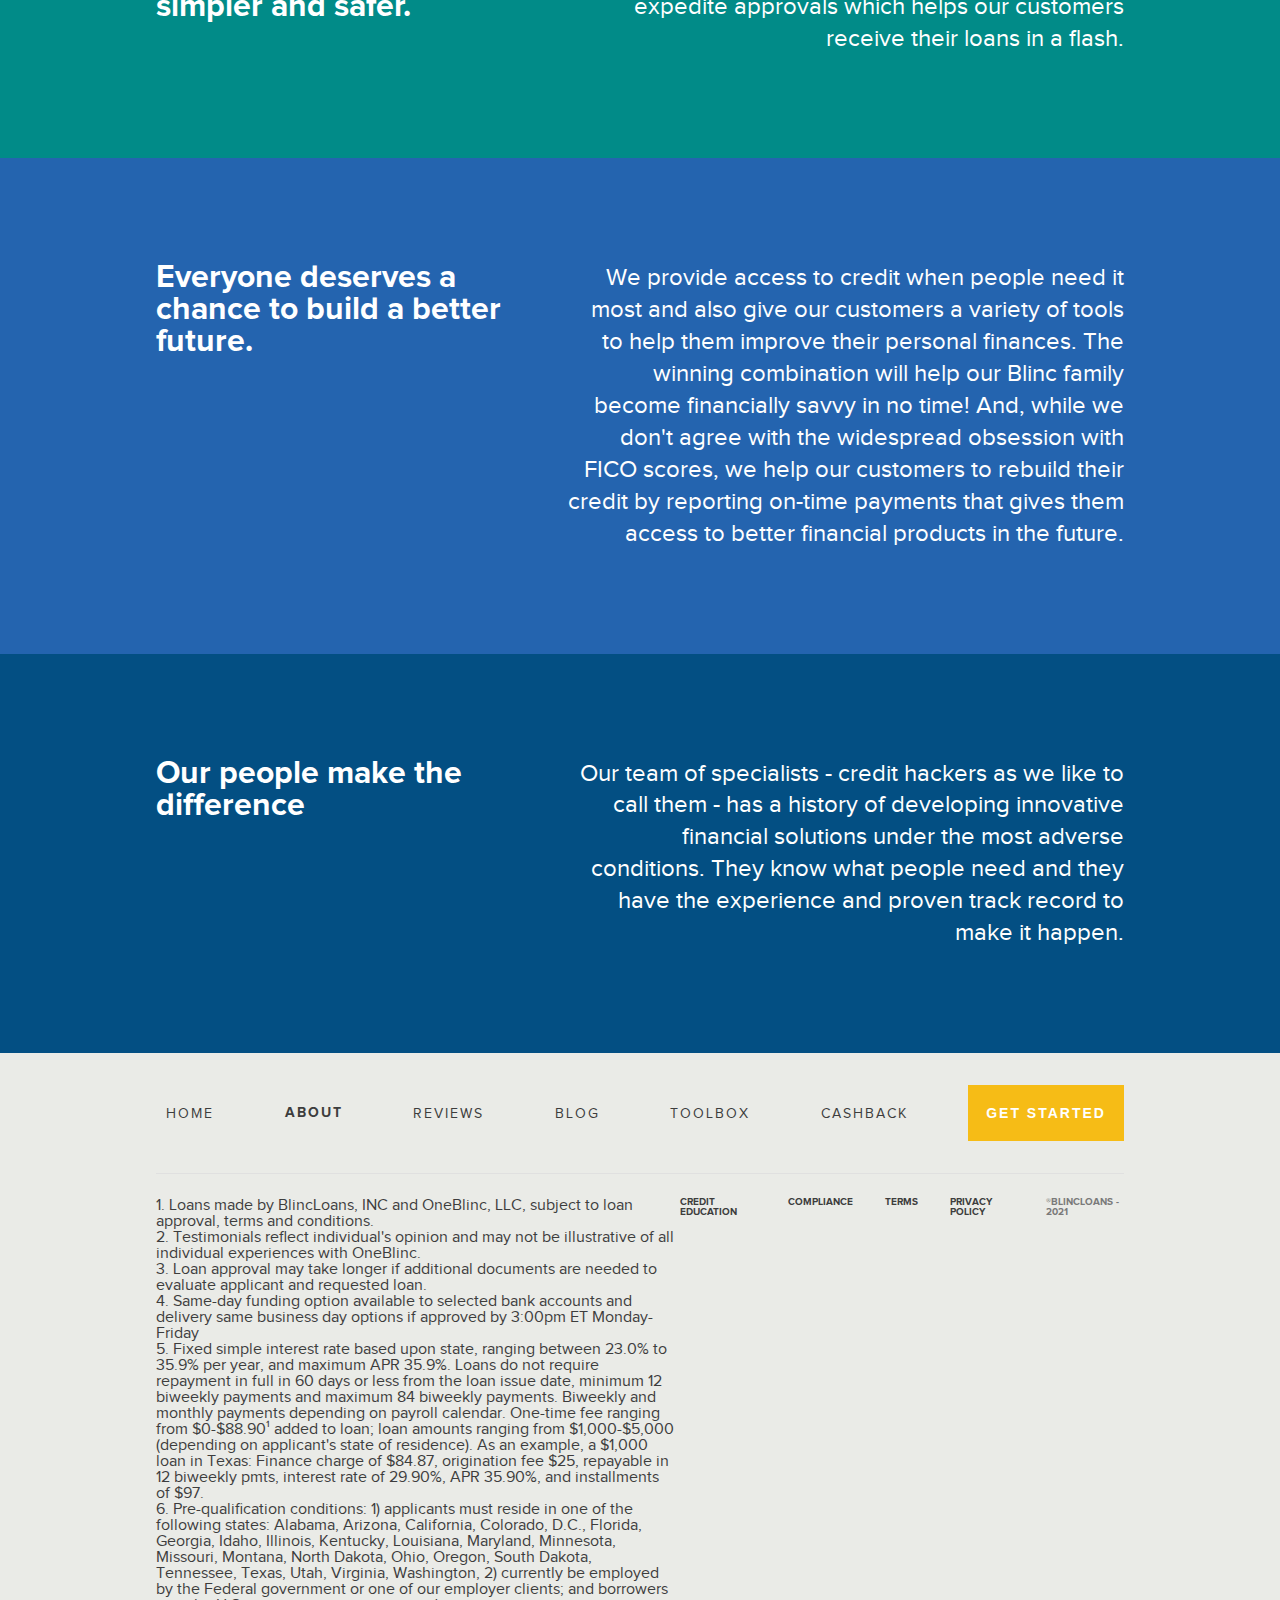
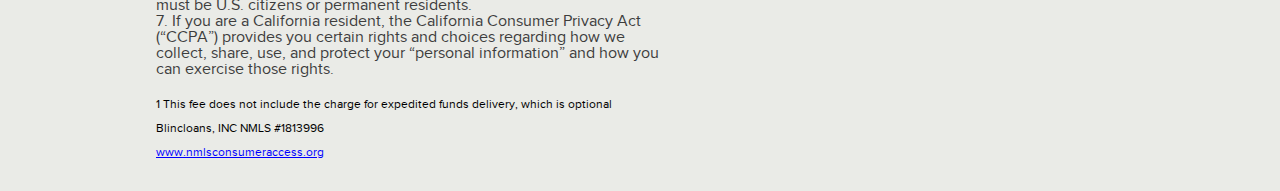
<file: about.html>
<!DOCTYPE html>
<html lang="en">

<head>
  <meta charset="UTF-8">
  <meta http-equiv="X-UA-Compatible" content="IE=edge">
  <meta name="viewport" content="width=device-width, initial-scale=1.0">
  <link rel="stylesheet" href="css/global.css">
  <link rel="stylesheet" href="css/header.css">
  <link rel="stylesheet" href="css/footer.css">
  <link rel="stylesheet" href="css/about.css">
  <link rel="shortcut icon" href="favicon.ico" type="image/x-icon">
  <title>OneBlinc|Financial solutions for Public and Health employees</title>
  <meta name="description"
    content="Need an extra push to get to the end of the month? Just Blinc! Public and Health Care workers are pre-selected. Get fast approval with no credit check, easy-to-pay installments, and same-day funding option." />
</head>

<body>
  <header id="page-header">
    <div class="header-container">
      <a class="hover" href="https://oneblinc.com"><img id="oneblinc-logo" src="assets/oneblinc-logo-light.png"
          alt="OneBlinc Logo" /></a>
      <h1 class="sr-only">OneBlinc</h1>
      <div>
        <nav id="header-navbar">
          <a class="nav-link" href="index.html">Home</a>
          <a class="nav-link selected" href="about.html">About</a>
          <a class="nav-link" href="index.html">Faq</a>
          <a class="nav-link" href="reviews.html">Reviews</a>
          <a class="nav-link" href="index.html">Blog</a>
          <a class="nav-link" href="index.html">Toolbox</a>
          <a class="nav-link" href="index.html">Cashback</a>
          <a class="nav-link login" href="index.html">
            <span>Login</span>
            <svg width="24" height="24" viewBox="0 0 24 24" xmlns="http://www.w3.org/2000/svg">
              <path fill-rule="evenodd" clip-rule="evenodd"
                d="M12.5 4C14.4444 4 16 5.55556 16 7.5C16 9.44444 14.4444 11 12.5 11C10.5556 11 9 9.44444 9 7.5C9 5.55556 10.5556 4 12.5 4ZM12.5 4.82639C11.0417 4.82639 9.82639 6.04167 9.82639 7.5C9.82639 8.95833 11.0417 10.1736 12.5 10.1736C13.9583 10.1736 15.1736 8.95833 15.1736 7.5C15.1736 6.04167 13.9583 4.82639 12.5 4.82639ZM12.5508 20C10.4688 20 8.38672 19.6433 6.30469 18.9299C6.15234 18.879 6 18.7261 6 18.5223C6 14.9045 8.89453 12 12.5 12C16.1055 12 19 14.9045 19 18.5223C19 18.7261 18.8984 18.879 18.6953 18.9299C16.6641 19.6433 14.6328 20 12.5508 20ZM6.86328 18.2166C8.79297 18.828 10.6719 19.1338 12.5508 19.1338C14.4297 19.1338 16.2578 18.828 18.1367 18.2166C17.9844 15.2102 15.4961 12.8662 12.5 12.8662C9.50391 12.8662 7.01562 15.2102 6.86328 18.2166Z" />
            </svg>
          </a>
        </nav>
        <button id="get-started-btn" class="btn light-orange">Get started</button>
        <button class="no-btn-styling" id="toggle-menu" onclick="toggleHeader()">
          <svg id="close-icon" class="icon hidden" xmlns="http://www.w3.org/2000/svg" width="24" height="24"
            viewBox="0 0 9 8">
            <path fill-rule="evenodd"
              d="M6.873 5.761c.17.17.17.443 0 .612-.084.085-.195.127-.306.127-.11 0-.221-.042-.306-.127L4.5 4.612 2.739 6.373c-.085.085-.196.127-.306.127-.111 0-.222-.042-.306-.127-.17-.169-.17-.443 0-.612L3.888 4 2.127 2.239c-.17-.17-.17-.443 0-.612.169-.17.443-.17.612 0L4.5 3.388l1.761-1.761c.17-.17.443-.17.612 0 .17.169.17.443 0 .612L5.112 4l1.761 1.761z"
              clip-rule="evenodd" />
          </svg>
          <svg id="hamburguer-icon" class="icon" xmlns="http://www.w3.org/2000/svg" width="24" height="24"
            viewBox="0 0 24 24">
            <path fill-rule="evenodd" d="M2 3h20.16v3.6H2V3zm0 7.2h20.16v3.6H2v-3.6zm20.16 7.2H2V21h20.16v-3.6z"
              clip-rule="evenodd" />
          </svg>
        </button>
      </div>
    </div>
    <div id="header-options">
      <ul>
        <li>
          <a class="nav-mobile-link" href="index.html">Home</a>
        </li>
        <li>
          <a class="nav-mobile-link selected" href="about.html">About</a>
        </li>
        <li>
          <a class="nav-mobile-link" href="index.html">Faq</a>
        </li>
        <li>
          <a class="nav-mobile-link" href="reviews.html">Reviews</a>
        </li>
        <li>
          <a class="nav-mobile-link" href="index.html">Blog</a>
        </li>
        <li>
          <a class="nav-mobile-link" href="index.html">Toolbox</a>
        </li>
        <li>
          <a class="nav-mobile-link" href="index.html">Cashback</a>
        </li>
      </ul>
    </div>
  </header>
  <section id="hero">
    <div class="container">
      <div>
        <h1>We believe<br> in people</h1>
      </div>
      <div class="about-content">
        <h3>We've all been there. When you least expect it, something comes up.</h3>
        <p>The roof is damaged, the car needs service, the government shuts down. It happens more often than not and
          before you realize it, you might need some help to get you to the next paycheck. OneBlinc was created to
          provide
          a quick line of credit for people that work hard but need an extra boost to cover their expenses.</p>

      </div>
    </div>
  </section>

  <main>
    <section id="credit-score" class="about-section">
      <div class="container">
        <h2>You are not your credit score</h2>
        <div class="about-content">
          <h3>Reducing people&apos;s history to a score is over simplistic.</h3>
          <p>We leverage cutting-edge technology to analyze several factors, unique to you, that truly determine your
            ability to repay a loan. Our methodology proves that people are much more than a simple numeric score.</p>
        </div>
      </div>
    </section>
    <section id="technology" class="about-section light">
      <div class="container">
        <h2>We master technology to better serve your needs</h2>
        <div class="about-content">
          <h3>We believe that technology, when used in the right way, makes life simpler and safer.</h3>
          <p>That&apos;s why we implemented the latest and greatest to facilitate easy and secure loan disbursements and
            process payments. Our next generation tools expedite approvals which helps our customers receive their loans
            in a flash.</p>
        </div>
      </div>
    </section>
    <section id="better-future" class="about-section light">
      <div class="container">
        <div class="about-content">
          <h3>Everyone deserves a chance to build a better future.</h3>
          <p>We provide access to credit when people need it most and also give our customers a variety of tools to help
            them improve their personal finances. The winning combination will help our Blinc family become financially
            savvy in no time! And, while we don&apos;t agree with the widespread obsession with FICO scores, we help our
            customers to rebuild their credit by reporting on-time payments that gives them access to better financial
            products in the future.</p>
        </div>
      </div>
    </section>
    <section id="our-people" class="about-section light">
      <div class="container">
        <div class="about-content">
          <h3>Our people make the difference</h3>
          <p>Our team of specialists - credit hackers as we like to call them - has a history of developing innovative
            financial solutions under the most adverse conditions. They know what people need and they have the
            experience and proven track record to make it happen.</p>
        </div>
      </div>
    </section>
  </main>

  <footer class="secondary">
    <div class="container">
      <div id="footer-actions">
        <nav>
          <a class="nav-link" href="index.html">Home</a>
          <a class="nav-link selected" href="about.html">About</a>
          <a class="nav-link" href="reviews.html">Reviews</a>
          <a class="nav-link" href="index.html">Blog</a>
          <a class="nav-link" href="index.html">Toolbox</a>
          <a class="nav-link" href="index.html">Cashback</a>
          <button class="btn light-orange">Get started</button>
        </nav>
      </div>
      <div id="footer-content">
        <div>
          <p>1. Loans made by BlincLoans, INC and OneBlinc, LLC, subject to loan approval, terms and conditions.</p>
          <p>2. Testimonials reflect individual's opinion and may not be illustrative of all individual experiences with
            OneBlinc.</p>
          <p>3. Loan approval may take longer if additional documents are needed to evaluate applicant and requested
            loan.
          </p>
          <p>4. Same-day funding option available to selected bank accounts and delivery same business day options if
            approved by 3:00pm ET Monday-Friday</p>
          <p>5. Fixed simple interest rate based upon state, ranging between 23.0% to 35.9% per year, and maximum APR
            35.9%. Loans do not require repayment in full in 60 days or less from the loan issue date, minimum 12
            biweekly
            payments and maximum 84 biweekly payments. Biweekly and monthly payments depending on payroll calendar.
            One-time fee ranging from $0-$88.90¹ added to loan; loan amounts ranging from $1,000-$5,000 (depending on
            applicant's state of residence). As an example, a $1,000 loan in Texas: Finance charge of $84.87,
            origination
            fee $25, repayable in 12 biweekly pmts, interest rate of 29.90%, APR 35.90%, and installments of $97.</p>
          <p>6. Pre-qualification conditions: 1) applicants must reside in one of the following states: Alabama,
            Arizona,
            California, Colorado, D.C., Florida, Georgia, Idaho, Illinois, Kentucky, Louisiana, Maryland, Minnesota,
            Missouri, Montana, North Dakota, Ohio, Oregon, South Dakota, Tennessee, Texas, Utah, Virginia, Washington,
            2)
            currently be employed by the Federal government or one of our employer clients; and borrowers must be U.S.
            citizens or permanent residents.</p>
          <p>7. If you are a California resident, the California Consumer Privacy Act (“CCPA”) provides you certain
            rights
            and choices regarding how we collect, share, use, and protect your “personal information” and how you can
            exercise those rights.</p>
          <span>1 This fee does not include the charge for expedited funds delivery, which is optional</span>
          <span>Blincloans, INC NMLS #1813996</span>
          <a href="https://www.nmlsconsumeraccess.org">www.nmlsconsumeraccess.org</a>
        </div>
        <div>
          <nav>
            <a href="index.html">Credit Education</a>
            <a href="index.html">Compliance</a>
            <a href="index.html">Terms</a>
            <a href="index.html">Privacy Policy</a>
            <span>®BLINCLOANS - 2021</span>
          </nav>
        </div>
      </div>
    </div>
  </footer>
  <script src="scripts/header.js"></script>
</body>

</html>
</file>
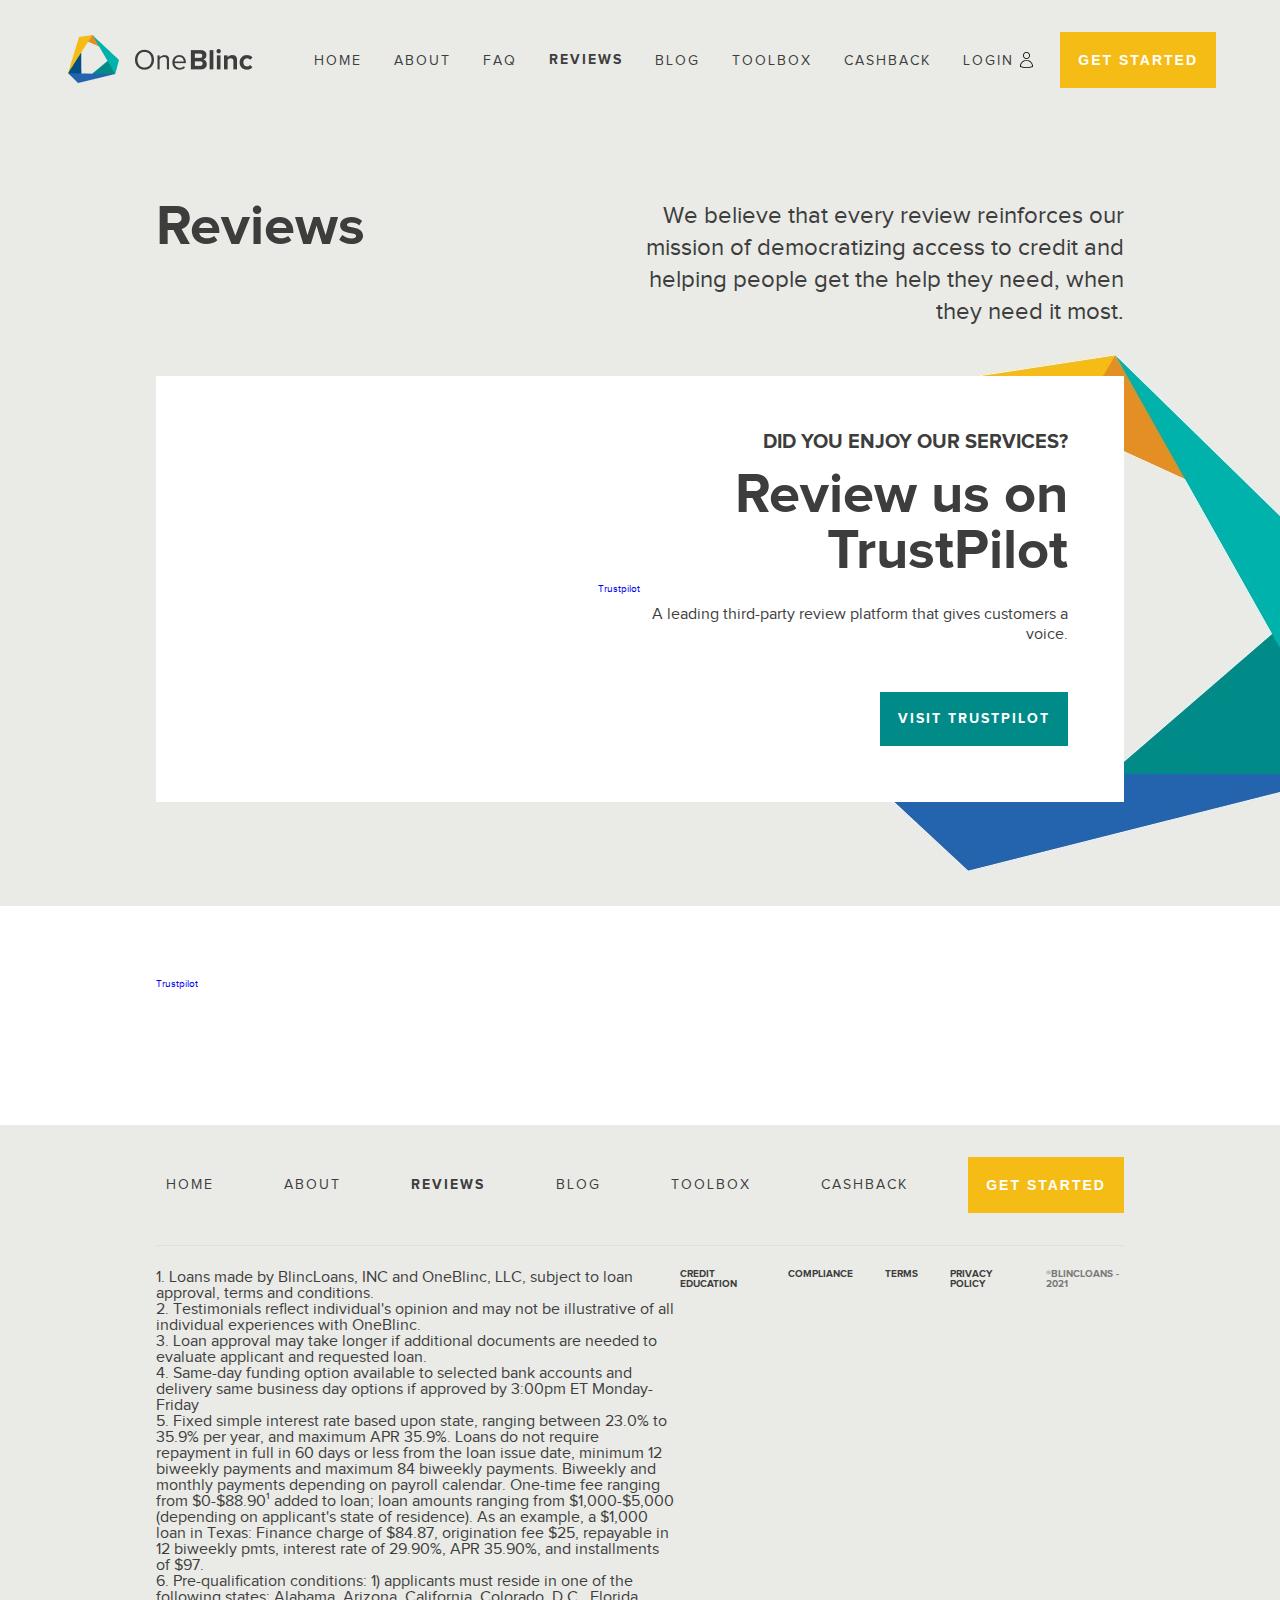
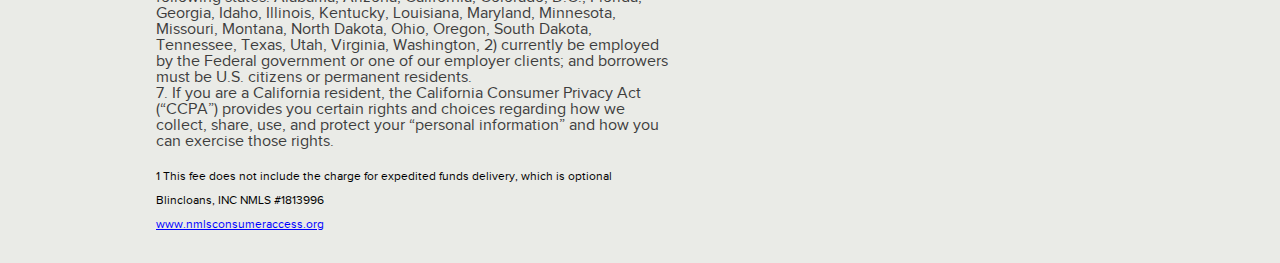
<file: reviews.html>
<!DOCTYPE html>
<html lang="en">

<head>
  <meta charset="UTF-8">
  <meta http-equiv="X-UA-Compatible" content="IE=edge">
  <meta name="viewport" content="width=device-width, initial-scale=1.0">
  <link rel="stylesheet" href="css/global.css">
  <link rel="stylesheet" href="css/header.css">
  <link rel="stylesheet" href="css/footer.css">
  <link rel="stylesheet" href="css/reviews.css">
  <link rel="shortcut icon" href="favicon.ico" type="image/x-icon">
  <title>OneBlinc|Financial solutions for Public and Health employees</title>
  <meta name="description"
    content="Need an extra push to get to the end of the month? Just Blinc! Public and Health Care workers are pre-selected. Get fast approval with no credit check, easy-to-pay installments, and same-day funding option." />
  <!-- TrustBox script -->
  <script type="text/javascript" src="https://widget.trustpilot.com/bootstrap/v5/tp.widget.bootstrap.min.js"
    async=""></script>
  <!-- End TrustBox script -->
</head>

<body>
  <header id="page-header">
    <div class="header-container">
      <a class="hover" href="https://oneblinc.com"><img id="oneblinc-logo" src="assets/oneblinc-logo-light.png"
          alt="OneBlinc Logo" /></a>
      <h1 class="sr-only">OneBlinc</h1>
      <div>
        <nav id="header-navbar">
          <a class="nav-link" href="index.html">Home</a>
          <a class="nav-link" href="about.html">About</a>
          <a class="nav-link" href="index.html">Faq</a>
          <a class="nav-link selected" href="reviews.html">Reviews</a>
          <a class="nav-link" href="index.html">Blog</a>
          <a class="nav-link" href="index.html">Toolbox</a>
          <a class="nav-link" href="index.html">Cashback</a>
          <a class="nav-link login" href="index.html">
            <span>Login</span>
            <svg width="24" height="24" viewBox="0 0 24 24" xmlns="http://www.w3.org/2000/svg">
              <path fill-rule="evenodd" clip-rule="evenodd"
                d="M12.5 4C14.4444 4 16 5.55556 16 7.5C16 9.44444 14.4444 11 12.5 11C10.5556 11 9 9.44444 9 7.5C9 5.55556 10.5556 4 12.5 4ZM12.5 4.82639C11.0417 4.82639 9.82639 6.04167 9.82639 7.5C9.82639 8.95833 11.0417 10.1736 12.5 10.1736C13.9583 10.1736 15.1736 8.95833 15.1736 7.5C15.1736 6.04167 13.9583 4.82639 12.5 4.82639ZM12.5508 20C10.4688 20 8.38672 19.6433 6.30469 18.9299C6.15234 18.879 6 18.7261 6 18.5223C6 14.9045 8.89453 12 12.5 12C16.1055 12 19 14.9045 19 18.5223C19 18.7261 18.8984 18.879 18.6953 18.9299C16.6641 19.6433 14.6328 20 12.5508 20ZM6.86328 18.2166C8.79297 18.828 10.6719 19.1338 12.5508 19.1338C14.4297 19.1338 16.2578 18.828 18.1367 18.2166C17.9844 15.2102 15.4961 12.8662 12.5 12.8662C9.50391 12.8662 7.01562 15.2102 6.86328 18.2166Z" />
            </svg>
          </a>
        </nav>
        <button id="get-started-btn" class="btn light-orange">Get started</button>
        <button class="no-btn-styling" id="toggle-menu" onclick="toggleHeader()">
          <svg id="close-icon" class="icon hidden" xmlns="http://www.w3.org/2000/svg" width="24" height="24"
            viewBox="0 0 9 8">
            <path fill-rule="evenodd"
              d="M6.873 5.761c.17.17.17.443 0 .612-.084.085-.195.127-.306.127-.11 0-.221-.042-.306-.127L4.5 4.612 2.739 6.373c-.085.085-.196.127-.306.127-.111 0-.222-.042-.306-.127-.17-.169-.17-.443 0-.612L3.888 4 2.127 2.239c-.17-.17-.17-.443 0-.612.169-.17.443-.17.612 0L4.5 3.388l1.761-1.761c.17-.17.443-.17.612 0 .17.169.17.443 0 .612L5.112 4l1.761 1.761z"
              clip-rule="evenodd" />
          </svg>
          <svg id="hamburguer-icon" class="icon" xmlns="http://www.w3.org/2000/svg" width="24" height="24"
            viewBox="0 0 24 24">
            <path fill-rule="evenodd" d="M2 3h20.16v3.6H2V3zm0 7.2h20.16v3.6H2v-3.6zm20.16 7.2H2V21h20.16v-3.6z"
              clip-rule="evenodd" />
          </svg>
        </button>
      </div>
    </div>
    <div id="header-options">
      <ul>
        <li>
          <a class="nav-mobile-link" href="index.html">Home</a>
        </li>
        <li>
          <a class="nav-mobile-link" href="about.html">About</a>
        </li>
        <li>
          <a class="nav-mobile-link" href="index.html">Faq</a>
        </li>
        <li>
          <a class="nav-mobile-link selected" href="reviews.html">Reviews</a>
        </li>
        <li>
          <a class="nav-mobile-link" href="index.html">Blog</a>
        </li>
        <li>
          <a class="nav-mobile-link" href="index.html">Toolbox</a>
        </li>
        <li>
          <a class="nav-mobile-link" href="index.html">Cashback</a>
        </li>
      </ul>
    </div>
  </header>
  <main>
    <section id="reviews">
      <div class="container">
        <div>
          <h1>Reviews</h1>
          <p>We believe that every review reinforces our mission of democratizing access to credit and helping people
            get
            the help they need, when they need it most.</p>
        </div>
        <div id="trustpilot-cta">
          <div id="desktop-trustpilot" class="trustpilot-widget" data-locale="en-US"
            data-template-id="53aa8807dec7e10d38f59f32" data-businessunit-id="5c924b2c6357cf000139bb86"
            data-style-height="150px" data-style-width="100%" data-theme="light" data-stars="5"
            data-review-languages="en">
            <a href="https://www.trustpilot.com/review/oneblinc.com" target="_blank" rel="noopener noreferrer">
              Trustpilot
            </a>
          </div>
          <div>
            <h3 class="uppercase bold">Did you enjoy our services?</h3>
            <h2 class="bold">Review us on TrustPilot</h2>
            <div id="mobile-tablet-trustpilot" class="trustpilot-widget" data-locale="en-US"
              data-template-id="53aa8807dec7e10d38f59f32" data-businessunit-id="5c924b2c6357cf000139bb86"
              data-style-height="150px" data-style-width="100%" data-theme="light" data-stars="5"
              data-review-languages="en">
              <a href="https://www.trustpilot.com/review/oneblinc.com" target="_blank" rel="noopener noreferrer">
                Trustpilot
              </a>
            </div>
            <p>A leading third-party review platform that gives customers a voice.</p>
            <a href="https://www.trustpilot.com/review/oneblinc.com" class="btn dark-green">Visit Trustpilot</a>
          </div>
        </div>
      </div>
    </section>
    <section id="trustpilot-reviews">
      <div class="container">
        <div class="trustpilot-widget" data-locale="en-US" data-template-id="539adbd6dec7e10e686debee"
          data-businessunit-id="5c924b2c6357cf000139bb86" data-style-height="600px" data-style-width="100%"
          data-theme="light" data-stars="5" data-review-languages="en">
          <a href="https://www.trustpilot.com/review/oneblinc.com" target="_blank" rel="noopener noreferrer">
            Trustpilot
          </a>
        </div>
      </div>
    </section>
  </main>
  <footer class="secondary">
    <div class="container">
      <div id="footer-actions">
        <nav>
          <a class="nav-link" href="index.html">Home</a>
          <a class="nav-link" href="about.html">About</a>
          <a class="nav-link selected" href="reviews.html">Reviews</a>
          <a class="nav-link" href="index.html">Blog</a>
          <a class="nav-link" href="index.html">Toolbox</a>
          <a class="nav-link" href="index.html">Cashback</a>
          <button class="btn light-orange">Get started</button>
        </nav>
      </div>
      <div id="footer-content">
        <div>
          <p>1. Loans made by BlincLoans, INC and OneBlinc, LLC, subject to loan approval, terms and conditions.</p>
          <p>2. Testimonials reflect individual's opinion and may not be illustrative of all individual experiences with
            OneBlinc.</p>
          <p>3. Loan approval may take longer if additional documents are needed to evaluate applicant and requested
            loan.
          </p>
          <p>4. Same-day funding option available to selected bank accounts and delivery same business day options if
            approved by 3:00pm ET Monday-Friday</p>
          <p>5. Fixed simple interest rate based upon state, ranging between 23.0% to 35.9% per year, and maximum APR
            35.9%. Loans do not require repayment in full in 60 days or less from the loan issue date, minimum 12
            biweekly
            payments and maximum 84 biweekly payments. Biweekly and monthly payments depending on payroll calendar.
            One-time fee ranging from $0-$88.90¹ added to loan; loan amounts ranging from $1,000-$5,000 (depending on
            applicant's state of residence). As an example, a $1,000 loan in Texas: Finance charge of $84.87,
            origination
            fee $25, repayable in 12 biweekly pmts, interest rate of 29.90%, APR 35.90%, and installments of $97.</p>
          <p>6. Pre-qualification conditions: 1) applicants must reside in one of the following states: Alabama,
            Arizona,
            California, Colorado, D.C., Florida, Georgia, Idaho, Illinois, Kentucky, Louisiana, Maryland, Minnesota,
            Missouri, Montana, North Dakota, Ohio, Oregon, South Dakota, Tennessee, Texas, Utah, Virginia, Washington,
            2)
            currently be employed by the Federal government or one of our employer clients; and borrowers must be U.S.
            citizens or permanent residents.</p>
          <p>7. If you are a California resident, the California Consumer Privacy Act (“CCPA”) provides you certain
            rights
            and choices regarding how we collect, share, use, and protect your “personal information” and how you can
            exercise those rights.</p>
          <span>1 This fee does not include the charge for expedited funds delivery, which is optional</span>
          <span>Blincloans, INC NMLS #1813996</span>
          <a href="https://www.nmlsconsumeraccess.org">www.nmlsconsumeraccess.org</a>
        </div>
        <div>
          <nav>
            <a href="index.html">Credit Education</a>
            <a href="index.html">Compliance</a>
            <a href="index.html">Terms</a>
            <a href="index.html">Privacy Policy</a>
            <span>®BLINCLOANS - 2021</span>
          </nav>
        </div>
      </div>
    </div>
  </footer>
  <script src="scripts/header.js"></script>
  <script src="scripts/global.js"></script>
  <script src="scripts/trustpilot.js"></script>
</body>

</html>
</file>
<file: css/global.css>
@font-face {
  font-family: 'Proxima Nova';
  src: url('../fonts/proxima-nova-reg.ttf') format('truetype');
  src: url('../fonts/proxima-nova-reg.eot'); /* IE9 Compat Modes */
  src: url('../fonts/proxima-nova-reg.woff2') format('woff2'); /* Super Modern Browsers */
  src: url('../fonts/proxima-nova-reg.woff') format('woff'); /* Pretty Modern Browsers */
  font-weight: normal;
  font-display: swap;
}

@font-face {
  font-family: 'Proxima Nova';
  src: url('../fonts/proxima-nova-bold.ttf') format('truetype');
  src: url('../fonts/proxima-nova-bold.eot'); /* IE9 Compat Modes */
  src: url('../fonts/proxima-nova-bold.woff2') format('woff2'); /* Super Modern Browsers */
  src: url('../fonts/proxima-nova-bold.woff') format('woff'); /* Pretty Modern Browsers */
  font-weight: bold;
  font-display: swap;
}

@font-face {
  font-family: 'Dots';
  src: url('../fonts/dots-font.ttf') format('truetype');
  src: url('../fonts/dots-font.eot'); /* IE9 Compat Modes */
  src: url('../fonts/dots-font.woff2') format('woff2'); /* Super Modern Browsers */
  src: url('../fonts/dots-font.woff') format('woff'); /* Pretty Modern Browsers */
  font-weight: normal;
  font-display: swap;
}

:root {
  --light-orange: #f6bc16;
  --dark-orange: #e48f24;
  --background-blue: #154768;
  --gray-24: #3d3d3d;
  --gray-brand: #eaebe7;
  --light-green: #00b2ac;
  --dark-green: #018b88;
  --dark-blue: #034f83;
  --light-blue: #2464af;
  --gray-88: #e0e0e0;
  --gray-48: #7a7a7a;
  --gray-72: #b8b8b8;
  --gray-8: #141414;
  --gray-96: #f5f5f5;
  --red: #d9163a;
  --alert-red-opacity: #fae3e7;
  --green: #31af8b;
  --alert-green-opacity: #e6f5f1;
  --light-blue: #2464af;
  --light-blue-opacity: #7ca2cf;
}

/* GLOBAL STYLING ======================================= */

* {
  box-sizing: border-box;
  margin: 0;
  padding: 0;
}

html {
  font-size: 62.5%;
  font-family: 'Proxima Nova';
}

a {
  text-decoration: none;
}

/* CLASSES ======================================= */

.btn {
  background-color: var(--light-orange);
  color: #fff;
  border: none;
  font-weight: 700;
  font-size: 1.4rem;
  padding: 2rem 1.8rem;
  text-transform: uppercase;
  letter-spacing: 0.2rem;
  transition: opacity 0.2s;
  cursor: pointer;
}

.btn:hover {
  opacity: 0.8;
}

.btn.dark-orange {
  background-color: var(--dark-orange);
}

.btn.dark-green {
  background-color: var(--dark-green);
}

.no-btn-styling {
  border: none;
  background-color: transparent;
  cursor: pointer;
}

.block {
  display: block;
}

.hover {
  transition: opacity 0.2s;
}

.hover:hover {
  opacity: 0.8;
}

.centered {
  display: block;
  margin: 0 auto;
}

.uppercase {
  text-transform: uppercase;
}
.bold {
  font-weight: 700;
}

.none {
  display: none;
}

/* SCREEN-READERS ======================================= */

.sr-only {
  position: absolute;
  width: 1px;
  height: 1px;
  padding: 0;
  margin: -1px;
  overflow: hidden;
  clip: rect(0, 0, 0, 0);
  white-space: nowrap;
  border-width: 0;
}

/* CONTAINERS ======================================= */

.header-container {
  max-width: 144rem;
  padding: 0 6.4rem;
  margin: 0 auto;
}

.container {
  max-width: 144rem;
  padding: 0 15.6rem;
  margin: 0 auto;
}

/* NAVBAR ======================================= */

.nav-link {
  text-transform: uppercase;
  font-size: 1.4rem;
  color: var(--gray-24);
  letter-spacing: 0.2rem;
  margin-right: 1.2rem;
  padding: 1rem;
  transition: opacity 0.2s;
}

.nav-link:hover {
  opacity: 0.8;
}

.nav-link.selected {
  font-weight: 700;
}

/* MEDIA QUERIES ======================================= */

@media (min-width: 481px) and (max-width: 1024px) {
  .header-container {
    padding: 0 2.4rem;
  }
  .container {
    padding: 0 4.4rem;
  }
}

@media (min-width: 160px) and (max-width: 480px) {
  .header-container {
    padding: 0 2.4rem;
  }
  .container {
    padding: 0 2.4rem;
  }
}
</file>
<file: css/header.css>
#page-header {
  position: sticky;
  width: 100%;
  z-index: 3;
  top: 0;
  background-color: var(--gray-brand);
  transition: background-color 0.2s;
}

#page-header.secondary {
  background-color: var(--background-blue);
}

.header-container {
  display: flex;
  justify-content: space-between;
  align-items: center;
  height: 12rem;
  padding: 0 6.4rem;
}

#oneblinc-logo {
  width: 19.2rem;
  height: auto;
}

.header-container div {
  display: flex;
  align-items: center;
}

#header-navbar {
  display: flex;
  align-items: center;
}

#page-header.secondary .nav-link {
  color: #fff;
}

#page-header.secondary svg {
  fill: #fff;
}

#page-header.sticky .nav-link,
#page-header .nav-link {
  color: var(--gray-24);
}

.nav-link.login {
  display: flex;
  align-items: center;
}

#page-header.sticky {
  position: sticky;
  top: 0;
  background-color: var(--gray-96);
  box-shadow: 0 0.4rem 0.8rem 0 rgb(20 20 20 / 8%);
  animation: header-appear 0.2s ease-out forwards;
}

#page-header.open-menu {
  background-color: #fff;
}

#page-header.open-menu .nav-link {
  color: var(--gray-24);
}

#page-header.open-menu svg {
  fill: var(--gray-24);
}

#page-header.sticky svg {
  fill: var(--gray-24);
}

#toggle-menu {
  display: none;
  margin-left: 2.4rem;
}

#toggle-menu .icon {
  width: 2.4rem;
  height: 2.4rem;
}

#toggle-menu .icon.hidden {
  display: none;
}

#header-options {
  background-color: #fff;
  display: block;
  max-height: 0;
  overflow: hidden;
  transition: max-height 0.3s ease-in-out;
}

#header-options.show {
  max-height: 100vh;
}

#header-options ul li {
  display: flex;
  align-items: center;
  justify-content: center;
  border-top: 1px solid var(--gray-96);
}

#header-options ul li:first-child {
  border-top: 2px solid var(--gray-brand);
}

.nav-mobile-link {
  font-size: 1.4rem;
  display: block;
  color: var(--gray-8);
  letter-spacing: 0.2rem;
  margin: 1rem 0;
  padding: 1rem;
  text-transform: uppercase;
}

.nav-mobile-link.selected {
  font-weight: bold;
}

@keyframes header-appear {
  from {
    transform: translateY(-12rem);
  }

  to {
    transform: translateY(0);
  }
}

@media (min-width: 481px) and (max-width: 1024px) {
  .header-container {
    height: 8rem;
    padding: 0 2.4rem;
  }

  #oneblinc-logo {
    height: 4rem;
    width: auto;
  }

  #header-navbar .nav-link {
    display: none;
  }

  #header-navbar .nav-link.login {
    display: flex;
  }

  #toggle-menu {
    display: block;
  }
}

@media (max-width: 480px) {
  .header-container {
    height: 8rem;
    padding: 0 2.4rem;
  }
  #oneblinc-logo {
    height: 4rem;
    width: auto;
  }

  #header-navbar .nav-link {
    display: none;
  }

  #header-navbar .nav-link.login {
    display: flex;
  }

  #get-started-btn {
    display: none;
  }

  #toggle-menu {
    display: block;
    margin: 0;
  }
}
</file>
<file: css/footer.css>
footer {
  padding-bottom: 3.2rem;
}

footer.secondary {
  background-color: var(--gray-brand);
}

#footer-actions nav {
  display: flex;
  align-items: center;
  justify-content: space-between;
  padding: 3.2rem 0;
  border-bottom: 1px solid var(--gray-88);
  margin-bottom: 2.3rem;
}

#footer-content {
  display: flex;
  align-items: flex-start;
}

#footer-content div:first-child {
  flex: 7;
  margin-right: 0.5rem;
}

#footer-content div:first-child p {
  color: var(--gray-24);
  font-size: 1.6rem;
  line-height: 1;
}

#footer-content div:first-child p:last-of-type {
  margin-bottom: 2rem;
}

#footer-content div:first-child span {
  display: block;
  font-size: 1.2rem;
  margin-bottom: 1rem;
}

#footer-content div:first-child a {
  font-size: 1.2rem;
  text-decoration: underline;
  color: blue;
}

#footer-content div:last-child {
  flex: 6;
}

#footer-content div:last-child nav {
  display: flex;
  justify-content: space-between;
  font-weight: bold;
  color: var(--gray-24);
  text-transform: uppercase;
}

#footer-content div:last-child nav a {
  margin-right: 3.2rem;
  color: var(--gray-24);
  transition: opacity 0.2s;
}

#footer-content div:last-child nav span {
  color: var(--gray-48);
  transition: opacity 0.2s;
}

#footer-content div:last-child nav a:hover {
  opacity: 0.8;
}

@media (max-width: 1024px) {
  #footer-actions nav {
    flex-direction: column;
  }

  #footer-actions .nav-link {
    margin: 0 0 1.2rem;
  }

  #footer-content {
    flex-direction: column;
  }

  #footer-content div:first-child {
    margin-bottom: 3.2rem;
  }

  #footer-content div:last-child {
    flex: 1;
    width: 100%;
  }
}

@media (max-width: 480px) {
  #footer-content div:last-child nav {
    flex-direction: column;
    text-align: center;
  }

  #footer-content div:last-child nav a {
    padding: 0.5rem;
    margin: 0 0 1rem;
  }
}
</file>
<file: css/home.css>
/* HOME CLASSES ======================================= */

.section-title {
  font-size: 1.6rem;
  margin-bottom: 4rem;
  text-transform: uppercase;
  font-weight: bold;
}

.section-description {
  font-size: 3.2rem;
  margin-bottom: 8rem;
}

@media (max-width: 480px) {
  .section-description {
    font-size: 2.4rem;
    margin-bottom: 6rem;
  }
}

/* HERO ======================================= */

#hero {
  background-color: var(--background-blue);
  min-height: calc(100vh - 12rem);
  display: flex;
  align-items: center;
}

.hero {
  display: none;
  align-items: center;
}

.hero div:first-child {
  flex: 17;
}

.hero div:last-child {
  width: 50%;
}

.hero div:last-child img {
  width: 100%;
  object-fit: contain;
}

.hero h2 {
  color: #fff;
  font-size: 5.6rem;
  font-weight: bold;
  line-height: 5.6rem;
  margin-bottom: 2.44rem;
}

.hero p {
  color: #fff;
  font-size: 2.4rem;
  line-height: 3.2rem;
  margin-bottom: 3rem;
}

#hero .container {
  display: flex;
  align-items: center;
  flex-direction: column;
  justify-content: space-between;
}

#hero .container > div:last-child {
  display: flex;
  align-self: stretch;
  justify-content: flex-end;
}

#hero .container > div:last-child .controls:first-child {
  border-radius: 50% 0 0 50%;
}

#hero .container > div:last-child .controls:last-child {
  border-radius: 0 50% 50% 0;
}

#hero .container .controls {
  cursor: pointer;
  padding: 1.6rem;
  background-color: transparent;
  color: white;
  font-weight: bold;
  font-size: 1.8rem;
  border: none;
  transition: background-color 0.2s;
}

#hero .container .controls:hover {
  background-color: rgba(0, 0, 0, 0.3);
}

.fade {
  animation: fade 1.5s ease-out forwards;
}

@media (max-width: 1024px) {
  #hero {
    min-height: calc(100vh - 8rem);
  }

  #hero .container {
    height: 100%;
    padding-bottom: 4.4rem;
  }

  #hero .container > div:first-child {
    flex: 1;
    width: 100%;
    justify-content: space-between;
  }

  .hero {
    height: 100%;
    flex-direction: column-reverse;
    justify-content: center;
  }

  .hero > div:first-child {
    display: flex;
    flex-direction: column;
    justify-content: space-between;
  }

  .hero h2 {
    margin-top: 1rem;
    text-align: center;
  }

  .hero p {
    text-align: center;
  }

  .hero .btn {
    display: block;
    margin: 0 auto 2rem;
  }
}

@media (max-width: 480px) {
  .hero div:last-child {
    width: 100%;
    display: flex;
    align-items: center;
  }

  .hero div:last-child img {
    width: 80%;
    margin: 0 auto;
  }

  .hero h2 {
    font-size: 2.4rem;
    line-height: 1;
  }

  .hero p {
    font-size: 1.4rem;
    line-height: 1.14;
  }
}

/* BEST-RATINGS ======================================= */

#best-ratings {
  padding: 3rem 0;
  background-color: #fff;
}

#best-ratings h2 {
  color: var(--gray-24);
  font-size: 2.4rem;
  font-weight: bold;
  text-align: center;
  margin-bottom: 3.2rem;
}

#best-ratings .container > div {
  display: grid;
  align-items: center;
  justify-content: space-between;
  grid-template-columns: repeat(4, 1fr);
}

#best-ratings .container > div img {
  width: 100%;
}

@media (min-width: 481px) and (max-width: 1024px) {
  #best-ratings .container > div {
    grid-template-columns: repeat(2, 1fr);
  }

  #best-ratings .container > div img {
    width: 80%;
    margin: 0 auto;
  }
}

@media (max-width: 480px) {
  #best-ratings .container > div {
    grid-template-columns: 1fr;
  }
  #best-ratings .container > div img {
    width: 80%;
    margin: 0 auto;
  }
}

/* HOW IT WORKS ======================================= */

#how-it-works {
  background-color: var(--gray-brand);
  padding: 10.4rem 0;
}

#how-it-works .container {
  padding: 0 25.2rem;
}

#how-it-works h2,
#how-it-works h3,
#how-it-works p {
  color: var(--gray-24);
  text-align: center;
}

#how-it-works .container > div {
  margin-bottom: 6.4rem;
  display: flex;
  align-items: flex-start;
  justify-content: space-between;
}

#how-it-works .step {
  flex: 1;
  display: flex;
  flex-direction: column;
  align-items: center;
  max-width: 19.2rem;
}

.step + .step {
  margin-left: 3rem;
}

#how-it-works .step .step-icon {
  margin-bottom: 3.2rem;
  width: 100%;
  height: auto;
}

#how-it-works .step h3 {
  font-size: 2.4rem;
  font-weight: bold;
  text-transform: uppercase;
  margin-bottom: 0.8rem;
}

#how-it-works .step p {
  font-size: 1.6rem;
}

@media (min-width: 481px) and (max-width: 1024px) {
  #how-it-works .container {
    padding: 0 4.4rem;
  }
}

@media (max-width: 480px) {
  #how-it-works .container {
    padding: 0 2.4rem;
  }

  #how-it-works .container > div {
    flex-direction: column;
    align-items: center;
  }

  #how-it-works .step {
    max-width: fit-content;
    margin: 0 0 3.2rem;
  }

  #how-it-works .step .step-icon {
    max-width: 16rem;
    margin-bottom: 0;
  }
}

/* ABOUT-US ======================================= */

#about-us {
  background-color: var(--dark-green);
  padding: 10.4rem 0;
  color: #fff;
}

#about-us .container > p:first-of-type {
  width: min(84.1rem, 100%);
}

#oneblinc-features {
  display: grid;
  grid-template-columns: repeat(4, 1fr);
  grid-gap: 1.7rem;
  margin-bottom: 3.2rem;
}

.oneblinc-feature {
  display: flex;
  flex-direction: column;
  justify-content: space-around;
  max-width: 22.4rem;
  padding: 2.4rem;
  border: solid 1px #fff;
}

.oneblinc-feature h3 {
  font-size: 2rem;
  text-align: center;
  margin-bottom: 0.8rem;
}

.oneblinc-feature p {
  font-size: 1.6rem;
  text-align: center;
}

#about-us .container > p:last-of-type {
  font-size: 1.6rem;
  text-align: center;
  margin-bottom: 6.4rem;
}

#about-us button {
  display: block;
  margin: 0 auto;
}

@media (min-width: 481px) and (max-width: 1024px) {
  #oneblinc-features {
    grid-template-columns: repeat(2, 1fr);
  }

  .oneblinc-feature {
    max-width: 30rem;
    justify-self: center;
  }
}

@media (max-width: 480px) {
  #oneblinc-features {
    grid-template-columns: 1fr;
  }

  .oneblinc-feature {
    max-width: 27rem;
    height: 21rem;
    justify-self: center;
  }
}

/* REVIEWS ======================================= */

#reviews {
  background-color: var(--light-orange);
  color: #fff;
  padding: 10.4rem 0;
}

#reviews .section-description {
  width: min(84.1rem, 100%);
}

#reviews button {
  display: block;
  margin: 0 auto;
}

.trustpilot-home-container {
  margin: 0 -5rem;
}

@media (min-width: 481px) and (max-width: 1024px) {
  .trustpilot-home-container {
    margin: 0;
  }
}

@media (max-width: 480px) {
  .trustpilot-home-container {
    margin: 0 -1.5rem;
  }
}

/* KEEP IN TOUCH ======================================= */

#keep-in-touch {
  background-color: var(--gray-brand);
  color: var(--gray-24);
  padding: 10.4rem 0;
}

#keep-in-touch h2 {
  font-size: 3.2rem;
  font-weight: bold;
  text-align: center;
  margin-bottom: 4rem;
}

#contacts {
  display: grid;
  grid-template-columns: 1fr auto 1fr;
  justify-content: space-between;
  grid-gap: 3.2rem;
}

#contacts .contact-card h3 {
  font-size: 1.6rem;
  font-weight: normal;
  margin-bottom: 1.6rem;
}

#contacts .contact-card:nth-child(1) div {
  margin-bottom: 2rem;
}

#contacts .contact-card:nth-child(1) p,
#contacts .contact-card:nth-child(1) a {
  font-size: 1.6rem;
  line-height: 2.4rem;
  font-weight: bold;
  color: var(--gray-24);
}

#contacts .contact-card:nth-child(1) span {
  font-size: 1.5rem;
  font-style: italic;
}

#contacts .contact-card:nth-child(2) div {
  display: flex;
  justify-content: space-around;
}

#contacts .contact-card:nth-child(2) .social-icon {
  width: 2.4rem;
  height: auto;
}

#contacts .contact-card:nth-child(2) .social-icon:last-child {
  width: 1.8rem;
}

#contacts .contact-card:nth-child(3) {
  width: 100%;
  max-width: 36rem;
  margin: 0 0 0 auto;
}

#contacts .contact-card:nth-child(3) form {
  display: flex;
}

#contacts .contact-card:nth-child(3) div {
  flex: 1;
}

#contacts .contact-card:nth-child(3) input {
  background-color: #fff;
  padding: 0 1.6rem;
  font-size: 1.4rem;
  width: 100%;
  height: 4.8rem;
  border: none;
}

#contacts .contact-card:nth-child(3) button {
  background-color: var(--dark-blue);
  padding: 0 1.6rem;
  font-size: 2rem;
  color: #fff;
  border: none;
  font-weight: bold;
}

@media (max-width: 1024px) {
  #contacts {
    grid-template-columns: 1fr;
    grid-gap: 7.2rem;
  }

  #contacts .contact-card {
    text-align: center;
  }

  #contacts .contact-card:nth-child(2) {
    width: fit-content;
    margin: 0 auto;
  }

  #contacts .contact-card:nth-child(3) {
    margin: 0;
  }
}

/* KEYFRAMES ======================================= */

@keyframes fade {
  from {
    opacity: 0.4;
  }

  to {
    opacity: 1;
  }
}
</file>
<file: css/about.css>
.about-section {
  padding: 10.4rem 0;
  color: var(--gray-24);
}

.about-section.light {
  color: #fff;
}

.about-section.light .about-content {
  color: #fff;
}

.about-section h2 {
  font-size: 2rem;
  font-weight: bold;
  text-transform: uppercase;
  margin-bottom: 4.8rem;
}

.about-content {
  display: flex;
  color: var(--gray-24);
}

.about-content h3 {
  font-size: 3.2rem;
  font-weight: bold;
  text-align: left;
  width: 40%;
}

.about-content p {
  font-size: 2.4rem;
  margin-left: 2.4rem;
  text-align: right;
  flex: 1 1;
  line-height: 1.33;
}

#hero {
  background-color: var(--gray-brand);
  padding: 4.8rem 0;
}

#hero .container div:first-child {
  background: url('../assets/about-background.jpg') no-repeat center
    center/cover;
  height: 40rem;
  padding: 9.6rem;
  display: flex;
  align-items: center;
  justify-content: flex-end;
}

#hero h1 {
  color: #fff;
  font-weight: bold;
  font-size: 5.6rem;
  text-align: right;
}

#hero .container div:last-child {
  margin-top: 4.8rem;
}

#credit-score {
  background-color: #fff;
}

#technology {
  background-color: var(--dark-green);
}

#better-future {
  background-color: var(--light-blue);
}

#our-people {
  background-color: var(--dark-blue);
}

@media (max-width: 1024px) {
  #hero .container div:first-child {
    padding: 5.8rem;
  }

  .about-content {
    flex-direction: column;
    align-items: center;
  }

  .about-section h2 {
    text-align: center;
  }

  .about-content h3 {
    width: 100%;
    text-align: center;
    font-size: 2rem;
    margin-bottom: 3.2rem;
  }

  .about-content p {
    text-align: center;
    font-size: 1.6rem;
  }
}

@media (max-width: 480px) {
  .about-section {
    padding: 9.6rem 0;
  }

  #hero .container div:first-child {
    height: 30rem;
    width: auto;
  }

  #hero h1 {
    font-size: 3.2rem;
  }
}
</file>
<file: css/reviews.css>
#reviews {
  background-color: var(--gray-brand);
  background-image: url('../assets/one-blinc-logo-cropped-right.jpg');
  background-repeat: no-repeat;
  background-position: right 0 bottom 10%;
  padding: 8rem 0 10.4rem;
  color: var(--gray-24);
}

#reviews .container > div:first-child {
  display: flex;
  justify-content: space-between;
  margin-bottom: 4.8rem;
}

#reviews .container > div:first-child h1 {
  font-weight: bold;
  font-size: 5.6rem;
}

#reviews .container > div:first-child p {
  font-size: 2.4rem;
  width: 50%;
  text-align: right;
  line-height: 1.33;
}

#trustpilot-cta {
  display: flex;
  justify-content: space-between;
  align-items: center;
  background-color: #fff;
  padding: 5.6rem;
}

#trustpilot-cta div {
  text-align: right;
  width: 50%;
}

#trustpilot-cta div h3 {
  font-size: 2rem;
  margin-bottom: 1.6rem;
}

#trustpilot-cta div h2 {
  font-size: 5.6rem;
  margin-bottom: 2.4rem;
}

#trustpilot-cta div p {
  font-size: 1.6rem;
  margin-bottom: 4.8rem;
  line-height: 1.25;
}

#trustpilot-cta div a {
  display: inline-block;
}

#trustpilot-reviews {
  padding: 7.2rem 0 13.6rem;
}

@media (min-width: 481px) and (max-width: 1024px) {
  #trustpilot-cta {
    flex-direction: column-reverse;
  }

  #reviews .container div:first-child p {
    text-align: center;
  }

  #trustpilot-cta div {
    text-align: center;
    width: 100%;
  }

  #trustpilot-reviews {
    padding: 7.2rem 0 10.4rem;
  }
}

@media (max-width: 480px) {
  #reviews .container div:first-child {
    flex-direction: column;
    align-items: center;
  }

  #reviews .container div:first-child h1 {
    text-align: center;
    font-size: 3.2rem;
    margin-bottom: 2.4rem;
  }

  #reviews .container > div:first-child > p {
    text-align: center;
    font-size: 1.6rem;
    line-height: 1.25;
  }

  #trustpilot-cta {
    flex-direction: column-reverse;
    padding: 4rem 2.4rem 5.6rem;
  }

  #trustpilot-cta div {
    text-align: center;
    width: 100%;
  }

  #trustpilot-cta div h3 {
    font-size: 1.6rem;
  }

  #trustpilot-cta div h2 {
    font-size: 3.2rem;
    margin-bottom: 1.6rem;
  }

  #trustpilot-reviews {
    padding: 9.6rem 0;
  }
}
</file>
